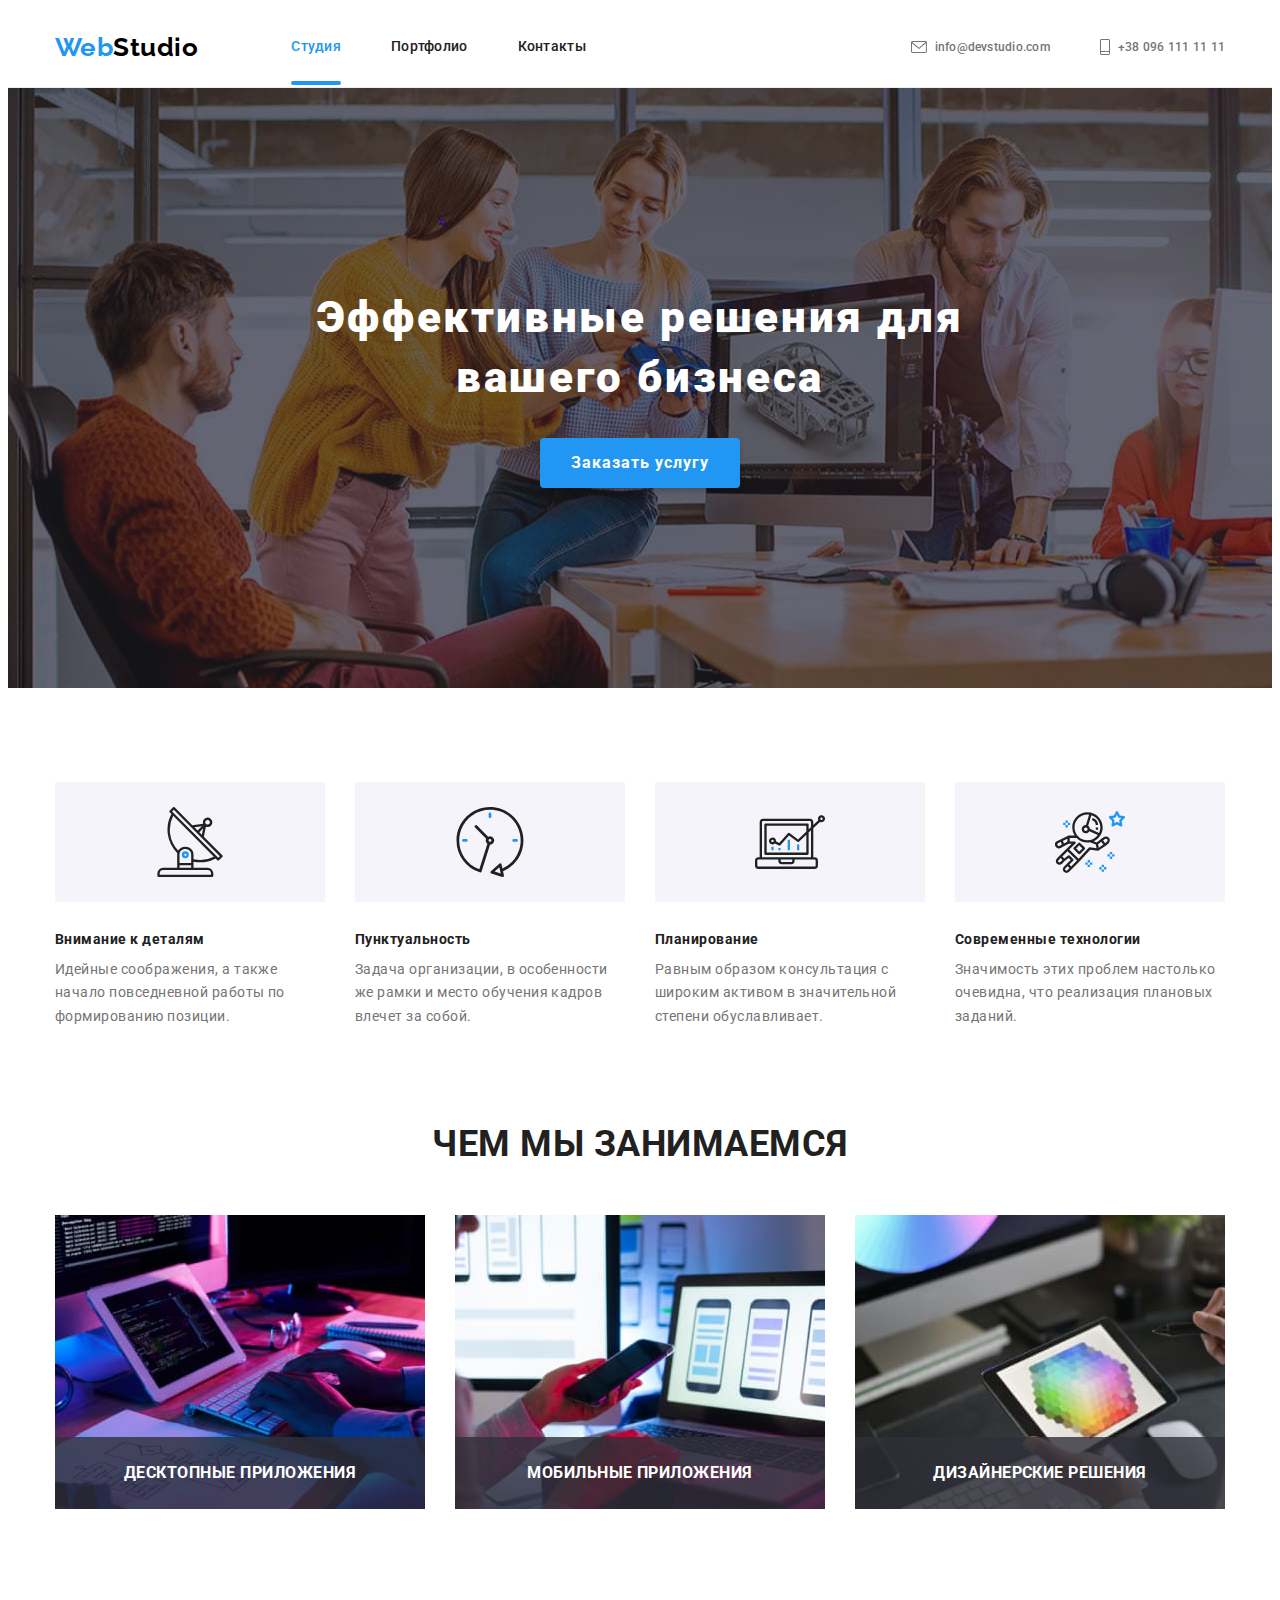
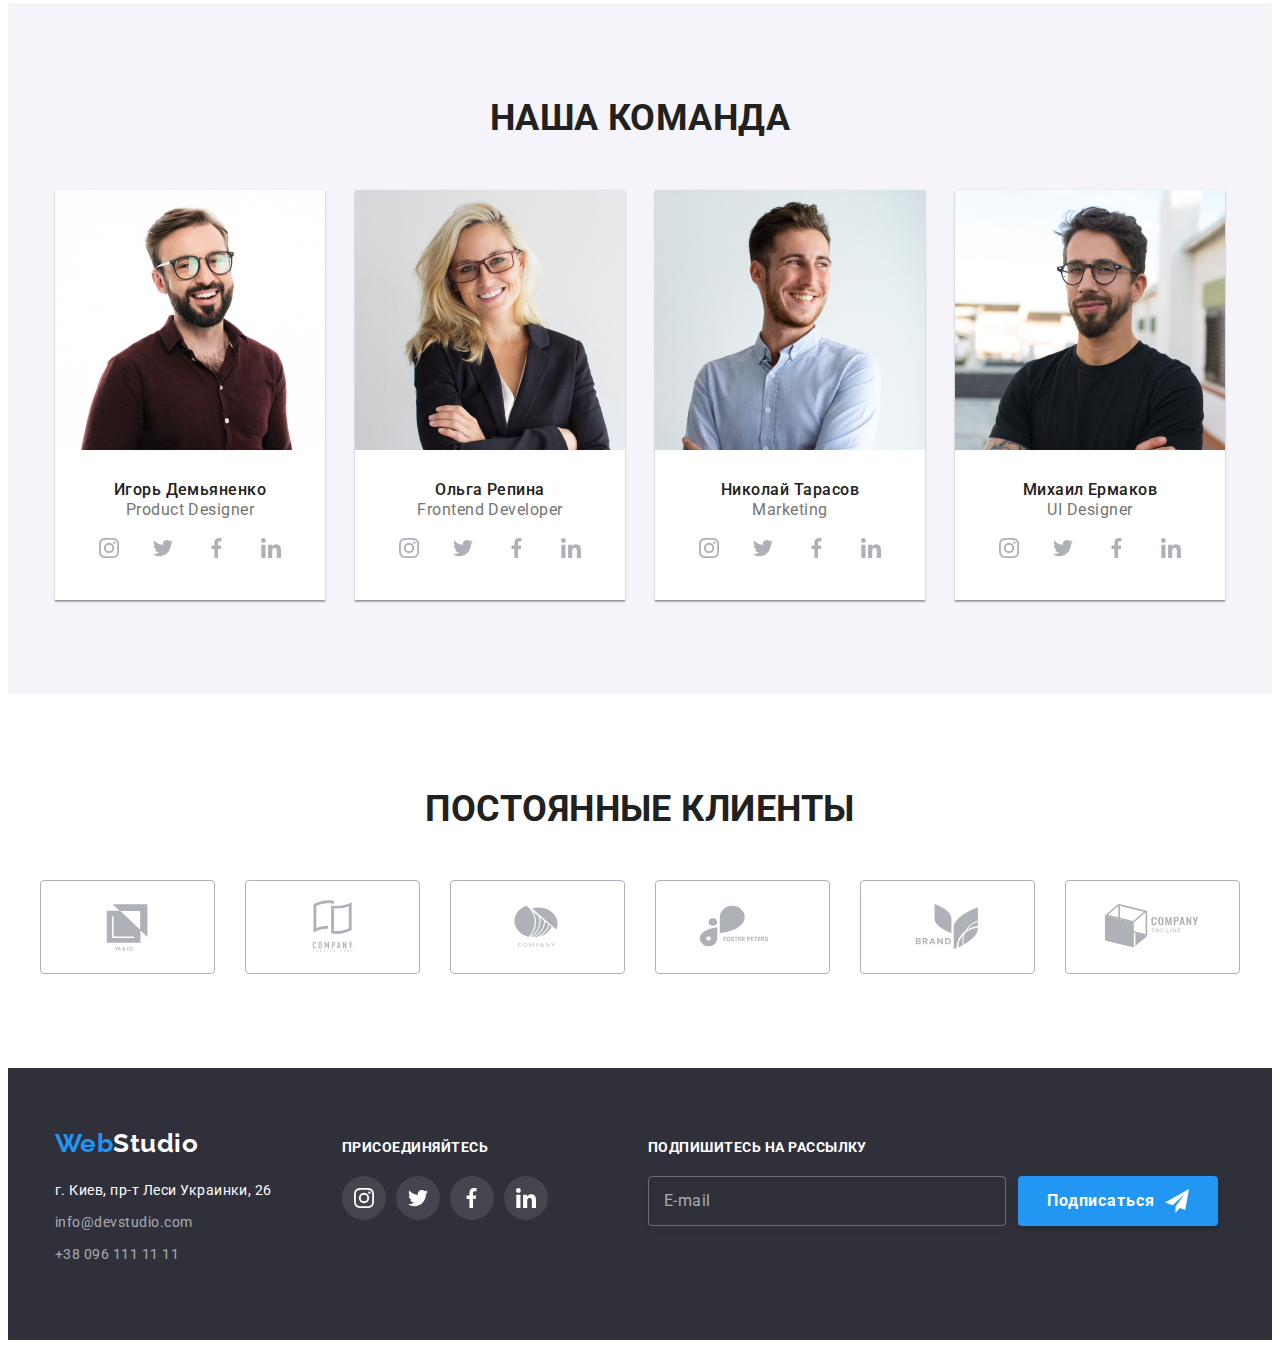
<file: index.html>
<!DOCTYPE html>
<html lang="ru">
  <head>
    <meta charset="UTF-8" />
    <meta http-equiv="X-UA-Compatible" content="IE=edge" />
    <meta name="viewport" content="width=device-width, initial-scale=1.0" />
    <title>Студия</title>
    <link rel="preconnect" href="https://fonts.gstatic.com" />
    <link
      href="https://fonts.googleapis.com/css2?family=Raleway:wght@700&family=Roboto:wght@400;500;700;900&display=swap"
      rel="stylesheet"
    />
    <link
      rel="stylesheet"
      href="https://cdnjs.cloudflare.com/ajax/libs/modern-normalize/1.0.0/modern-normalize.css"
      integrity="sha512-Zx6MlUMKSVJoQ+83OwhdILe8cSEsCzfqThJd7J/VA2UrK6Ctj85p+xzqfyuNXE5B1k25uUdmJ2OzItbBy9GHAQ=="
      crossorigin="anonymous"
    />
    <link rel="stylesheet" href="./css/main.min.css"/>
  </head>
  <body data-menu-page>
    <header class="page-header">
      <div class="page-header__container container">
        <a class="link logo page-header__logo" href="./" lang="en"
          >Web<span class="page-header__logo--color">Studio</span></a
        >
        <nav class="navigation">
          <ul class="list navigation__list">
            <li class="navigation__item">
              <a class="link navigation__link navigation__link--selected" href="./index.html">Студия</a>
            </li>
            <li class="navigation__item">
              <a class="link navigation__link" href="./portfolio.html">Портфолио</a>
            </li>
            <li class="navigation__item">
              <a class="link navigation__link" href="">Контакты</a>
            </li>
          </ul>
        </nav>
        <ul class="list contact__list">
          <li class="contact__item">
            <a
              class="link contact__link"
              href="mailto:info@devstudio.com"
            >
              <svg class="contact__icon-envelope icon" width="16" height="12">
                <use
                  href="./images/icons.svg#envelope"
                ></use>
              </svg>
                info@devstudio.com
            </a>
          </li>
          <li class="contact__item">
            <a
              class="link contact__link"
              href="tel:+380961111111"
            >
              <svg class="contact__icon-telephone icon" width="10" height="16">
                <use
                  href="./images/icons.svg#telephone"
                ></use>
              </svg>
              +38 096 111 11 11
            </a>
          </li>
        </ul>
        <button class="mobile-menu__btn-menu" type="button" data-menu-button>
          <svg class="btn-menu__icon icon" width="40" height="40">
            <use class="btn-menu__icon-close" href="./images/icons.svg#close"></use>           
            <use class="btn-menu__icon-menu" href="./images/icons.svg#menu"></use>
          </svg>
        </button>
      </div>
    </header>
      <div class="mobile-menu" data-menu>
        <ul class="list mobile-menu__mobile-navigation">
          <li class="mobile-navigation__item">
            <a class="link mobile-navigation__link mobile-navigation__link--selected" href="./index.html">Cтудия</a>
          </li>
          <li class="link mobile-navigation__item">
            <a class="link mobile-navigation__link" href="./portfolio.html">Портфолио</a>
          </li>
          <li class="link mobile-navigation__item">
            <a class="link mobile-navigation__link href="./">Контакты</a>
          </li>
        </ul>
        <ul class="list mobile-menu__mobile-contact">
          <li class="mobile-contact__item">
            <a
              class="link mobile-contact__link"
              href="tel:+380961111111"
            >
              +38 096 111 11 11
            </a>
          </li>                
          <li class="mobile-contact__item">
            <a
              class="link mobile-contact__link"
              href="mailto:info@devstudio.com"
            >
                info@devstudio.com
            </a>
          </li>
        </ul>   
        <ul class="list mobile-menu__social-links-menu">
          <li class="social-links-menu__item">
            <a class="link social-links-menu__link" href=""> 
              Instagram
            </a>
          </li>
          <li class="social-links-menu__item">
            <a class="link social-links-menu__link" href=""> 
              Twitter
            </a>
          </li>
          <li class="social-links-menu__item">
            <a class="link social-links-menu__link" href=""> 
              Facebook
            </a>
          </li>
          <li class="social-links-menu__item">
            <a class="link social-links-menu__link" href=""> 
              Linkedln
            </a>
          </li>
        </ul>
      </div>        
    <main>
      <!-- Рекламный банер -->
      <section class="banner">
        <div class="banner__container">
          <h1 class="banner__title">
            Эффективные решения для вашего бизнеса
          </h1>
          <button data-modal-open class="banner__btn-order" type="button">
            Заказать услугу
          </button>
        </div>
      </section>
      <!-- Наши преимущества -->
      <section class="advantages">
        <div class="advantages__container container">
          <h2 class="visually-hidden title__h2">Наши преимущества</h2>
          <ul class="list cards advantages__list">
            <li class="advantages__item">
              <div class="advantages__thumb">
                <svg  width="70" height="70">
                  <use
                    href="./images/icons.svg#antenna"
                  ></use>
                </svg>
              </div>
              <h3 class="advantages__caption">Внимание к деталям</h3>
              <p class="advantages__text">
                Идейные соображения, а также начало повседневной работы по
                формированию позиции.
              </p>
            </li>
            <li class="advantages__item">
              <div class="advantages__thumb">
                <svg  width="70" height="70">
                  <use
                    href="./images/icons.svg#clock"
                  ></use>
                </svg>
              </div>
              <h3 class="advantages__caption">Пунктуальность</h3>
              <p class="advantages__text">
                Задача организации, в особенности же рамки и место обучения
                кадров влечет за собой.
              </p>
            </li>
            <li class="advantages__item">
              <div class="advantages__thumb">
                <svg   width="70" height="70">
                  <use
                    href="./images/icons.svg#diagram"
                  ></use>
                </svg>
              </div>
              <h3 class="advantages__caption">Планирование</h3>
              <p class="advantages__text">
                Равным образом консультация с широким активом в значительной
                степени обуславливает.
              </p>
            </li>
            <li class="advantages__item">
              <div class="advantages__thumb">
                <svg   width="70" height="70">
                  <use
                    href="./images/icons.svg#astronaut"
                  ></use>
                </svg>
              </div>
              <h3 class="advantages__caption">Современные технологии</h3>
              <p class="advantages__text">
                Значимость этих проблем настолько очевидна, что реализация
                плановых заданий.
              </p>
            </li>
          </ul>
        </div>
      </section>
      <!-- Чем мы занимаемся -->
      <section class="working">
        <div class="working__container container">
          <h2 class="title__h2">Чем мы занимаемся</h2>
          <ul class="list cards">
            <li class="working__item">
              <div class="working__thumb">
                <h3>
                  Десктопные приложения
                </h3>
              </div>
                <img
                srcset="./images/desktop/programming-370.jpg 1x, ./images/desktop/programming-740@2x.jpg 2x"
                src="./images/desktop/programming-370.jpg" width="370" height="294"
                alt="Разработка десктопных приложений"
               />
            </li>
            <li class="working__item">
              <div class="working__thumb">
                <h3>Мобильные приложения</h3>
              </div>
              <img
                srcset="./images/desktop/application-370.jpg 1x, ./images/desktop/application-740@2x.jpg 2x"
                src="./images/desktop/application-370.jpg" width="370" height="294"
                alt="Разработка мобильных приложений"
               />
            </li>
            <li class="working__item">
              <div class="working__thumb">
                <h3>Дизайнерские решения</h3>
              </div>
              <img
                srcset="./images/desktop/design-370.jpg 1x, ./images/desktop/design-740@2x.jpg 2x"
                src="./images/desktop/design-370.jpg" width="370" height="294"
                alt="Разработка дизайна"
               />
            </li>
          </ul>
        </div>
      </section>
      <!-- Наша команда -->
      <section class="team">
        <div class="team__container container">
          <h2 class="title__h2">Наша команда</h2>
          <ul class="list cards">
            <li class="team__item">
              <picture>  
                <source
                  srcset="./images/desktop/product_designer-270.jpg 1x, ./images/desktop/product_designer-540@2x.jpg 2x"
                  media="(min-width: 1200px)"
                  type="image/jpeg"
                />
                <source
                  srcset="./images/tablet/product_designer-354.jpg 1x, ./images/tablet/product_designer-708@2x.jpg 2x"
                  media="(min-width: 768px)"
                  type="image/jpeg"
                />
                <source
                  srcset="./images/product_designer-450.jpg 1x, ./images/product_designer-900@2x.jpg 2x"
                  media="(max-width: 767.98px)"
                  type="image/jpeg"
                />
                <img src="./images/product_designer-450.jpg" alt="Игорь Демьяненко" />
              </picture>
            <div class="team__thumb">
                <h3 class="team__name">Игорь Демьяненко</h3>
                <p class="team__text" lang="en">Product Designer</p>
                <ul class="list social-links__list">
                  <li class="social-links__item">
                    <a class="link social-links__link" href="">
                      <svg class="social-links__icon icon" width="20" height="20">
                        <use
                          href="./images/icons.svg#instagram">
                        </use>
                      </svg>
                    </a>
                  </li>
                  <li class="social-links__item">
                    <a class="link social-links__link" href=""
                      ><svg class="social-links__icon icon"  width="20" height="20">
                        <use
                          href="./images/icons.svg#twitter">
                        </use>
                      </svg>
                    </a>
                  </li>
                  <li class="social-links__item">
                    <a class="link social-links__link" href=""
                      ><svg class="social-links__icon icon" width="20" height="20">
                        <use
                          href="./images/icons.svg#facebook">
                        </use>
                      </svg>
                      </a>
                  </li>
                  <li class="social-links__item">
                    <a class="link social-links__link" href=""
                      ><svg class="social-links__icon icon"  width="20" height="20">
                        <use
                          href="./images/icons.svg#linkedin">
                        </use>
                      </svg>
                    </a>
                  </li>
                </ul>
              </div>
            </li>
            <li class="team__item">
              <picture>
                <source
                  srcset="./images/desktop/frontend_developer-270.jpg 1x, ./images/desktop/frontend_developer-540@2x.jpg 2x"
                  media="(min-width: 1200px)"
                  type="image/jpeg"
                />
                <source
                  srcset="./images/tablet/frontend_developer-354.jpg 1x, ./images/tablet/frontend_developer-708@2x.jpg 2x"
                  media="(min-width: 768px)"
                  type="image/jpeg"
                />
                <source
                  srcset="./images/frontend_developer-450.jpg 1x, ./images/frontend_developer-900@2x.jpg 2x"
                  media="(max-width: 767.98px)"
                  type="image/jpeg"
                />
                <img src="./images/frontend_developer-450.jpg" alt="Ольга Репина" />
              </picture>              
              <div class="team__thumb">
                <h3 class="team__name">Ольга Репина</h3>
                <p class="team__text" lang="en">Frontend Developer</p>
                <ul class="list social-links__list">
                  <li class="social-links__item">
                    <a class="link social-links__link" href="">
                      <svg class="social-links__icon icon" width="20" height="20">
                        <use
                          href="./images/icons.svg#instagram">
                        </use>
                      </svg>
                    </a>
                  </li>
                  <li class="social-links__item">
                    <a class="link social-links__link" href="">
                      <svg class="social-links__icon icon"  width="20" height="20">
                        <use
                          href="./images/icons.svg#twitter">
                        </use>
                      </svg >
                    </a>
                  </li>
                  <li class="social-links__item">
                    <a class="link social-links__link" href="">
                      <svg class="social-links__icon icon" width="20" height="20">
                        <use
                          href="./images/icons.svg#facebook">
                        </use>
                      </svg>
                    </a>
                  </li>
                  <li class="social-links__item">
                    <a class="link social-links__link" href=""
                      ><svg class="social-links__icon icon"  width="20" height="20">
                        <use
                          href="./images/icons.svg#linkedin">
                        </use>
                      </svg>
                    </a>
                  </li>
                </ul>
              </div>
            </li>
            <li class="team__item">
              <picture>
                <source
                  srcset="./images/desktop/marketing-270.jpg 1x, ./images/desktop/marketing-540@2x.jpg 2x"
                  media="(min-width: 1200px)"
                  type="image/jpeg"
                />
                <source
                  srcset="./images/tablet/marketing-354.jpg 1x, ./images/tablet/marketing-708@2x.jpg 2x"
                  media="(min-width: 768px)"
                  type="image/jpeg"
                />
                <source
                  srcset="./images/marketing-450.jpg 1x, ./images/marketing-900@2x.jpg 2x"
                  media="(max-width: 767.98px)"
                  type="image/jpeg"
                />
                <img src="./images/marketing-450.jpg" alt="Николай Тарасов" />
              </picture>                      
              <div class="team__thumb">
                <h3 class="team__name">Николай Тарасов</h3>
                <p class="team__text" lang="en">Marketing</p>
                <ul class="list social-links__list">
                  <li class="social-links__item">
                    <a class="link social-links__link" href=""
                      ><svg class="social-links__icon icon" width="20" height="20">
                        <use
                          href="./images/icons.svg#instagram">
                        </use>
                        </svg>
                      </a>
                  </li>
                  <li class="social-links__item">
                    <a class="link social-links__link" href=""
                      ><svg class="social-links__icon icon"  width="20" height="20">
                        <use
                          href="./images/icons.svg#twitter">
                        </use>
                      </svg>
                    </a>
                  </li>
                  <li class="social-links__item">
                    <a class="link social-links__link" href="">
                      <svg class="social-links__icon icon" width="20" height="20">
                        <use
                          href="./images/icons.svg#facebook">
                        </use>
                      </svg>
                    </a>
                  </li>
                  <li class="social-links__item">
                    <a class="link social-links__link" href="">
                      <svg class="social-links__icon icon"  width="20" height="20">
                        <use
                          href="./images/icons.svg#linkedin">
                        </use>
                      </svg>
                    </a>
                  </li>
                </ul>
              </div>
            </li>
            <li class="team__item">
              <picture>
                <source
                  srcset="./images/desktop/ui_designer-270.jpg 1x, ./images/desktop/ui_designer-540@2x.jpg 2x"
                  media="(min-width: 1200px)"
                  type="image/jpeg"
                />
                <source
                  srcset="./images/tablet/ui_designer-354.jpg 1x, ./images/tablet/ui_designer-708@2x.jpg 2x"
                  media="(min-width: 768px)"
                  type="image/jpeg"
                />
                <source
                  srcset="./images/ui_designer-450.jpg 1x, ./images/ui_designer-900@2x.jpg 2x"
                  media="(max-width: 767.98px)"
                  type="image/jpeg"
                />
                <img src="./images/ui_designer-450.jpg" alt="Михаил Ермаков" />
              </picture>                      
              <div class="team__thumb">
                <h3 class="team__name">Михаил Ермаков</h3>
                <p class="team__text" lang="en">UI Designer</p>
                <ul class="list social-links__list">
                  <li class="social-links__item">
                    <a class="link social-links__link" href="">
                      <svg class="social-links__icon icon" width="20" height="20">
                        <use
                          href="./images/icons.svg#instagram">
                        </use>
                      </svg>
                    </a>
                  </li>
                  <li class="social-links__item">
                    <a class="link social-links__link" href="">
                      <svg class="social-links__icon icon"  width="20" height="20">
                        <use
                          href="./images/icons.svg#twitter">
                        </use>
                      </svg>
                    </a>
                  </li>
                  <li class="social-links__item">
                    <a class="link social-links__link" href="">
                      <svg class="social-links__icon icon" width="20" height="20">
                        <use
                          href="./images/icons.svg#facebook">
                        </use>
                      </svg>
                    </a>
                  </li>
                  <li class="social-links__item">
                    <a class="link social-links__link" href="">
                      <svg class="social-links__icon icon"  width="20" height="20">
                        <use
                          href="./images/icons.svg#linkedin">
                        </use>
                      </svg>
                    </a>
                  </li>
                </ul>
              </div>
            </li>
          </ul>
        </div>
      </section>

      <!-- Постоянные клиенты -->
      <section class="clients">
        <div class="clients__container container">
          <h2 class="title__h2">Постоянные клиенты</h2>
          <ul class="list cards">
            <li class="clients__item">
              <a class="link clients__link" href="">
                <svg class="clients__icon icon" width="106" height="60">
                  <use
                    href="./images/icons.svg#Logo"
                  ></use>
                </svg>
              </a>
            </li>
            <li class="clients__item">
              <a class="link clients__link" href="">
                <svg class="clients__icon icon" width="106" height="60">
                  <use
                    href="./images/icons.svg#Logo-1"
                  ></use>
                </svg>
              </a>
            </li>
            <li class="clients__item">
              <a class="link clients__link" href="">
                <svg class="clients__icon icon" width="106" height="60">
                  <use
                    href="./images/icons.svg#Logo-2"
                  ></use>
                </svg>
              </a>
            </li>
            <li class="clients__item">
              <a class="link clients__link" href="">
                <svg class="clients__icon icon" width="106" height="60">
                  <use
                    href="./images/icons.svg#Logo-3"
                  ></use>
                </svg>
              </a>
            </li>
            <li class="clients__item">
              <a class="link clients__link" href="">
                <svg class="clients__icon icon" width="106" height="60">
                  <use
                    href="./images/icons.svg#Logo-4"
                  ></use>
                </svg>
              </a>
            </li>
            <li class="clients__item">
              <a class="link clients__link" href="">
                <svg class="clients__icon icon" width="106" height="60">
                  <use
                    href="./images/icons.svg#Logo-5"
                  ></use>
                </svg>
              </a>
            </li>
          </ul>
        </div>
      </section>
    </main>
    <footer class="page-footer">
      <div class="page-footer__container container">
        <div class="page-footer__footer-contact">
          <a class="link logo footer-contact__logo" href="./index.html" lang="en"
            >Web<span class="footer-contact__logo--color">Studio</span></a
          >
          <address>
            <ul class="list footer-contact__list">
              <li class="footer-contact__item">
                <a
                  class="link footer-contact__map"
                  href="https://goo.gl/maps/H5AMoXvv3MAQ1Tp27"
                  target="_blank"
                  rel="noopener noreferrer"
                  >г. Киев, пр-т Леси Украинки, 26</a
                >
              </li>
              <li class="footer-contact__item">
                <a class="link footer-contact__link" href="mailto:info@devstudio.com"
                  >info@devstudio.com</a
                >
              </li>
              <li class="footer-contact__item">
                <a class="link footer-contact__link" href="tel:+380961111111">+38 096 111 11 11</a>
              </li>
            </ul>
          </address>
        </div>
        <div class="page-footer__join">
          <span class="page-footer__title">Присоединяйтесь</span>
          <ul class="list social-links__list">
            <li class="social-links__item">
              <a class="link social-links__link" href="">
                <svg class="social-links__icon icon" width="20" height="20">
                  <use
                    href="./images/icons.svg#instagram">
                  </use>
                  </svg>
                </a>
            </li>
            <li class="social-links__item">
              <a class="link social-links__link" href="">
                <svg class="social-links__icon icon"  width="20" height="20">
                  <use
                    href="./images/icons.svg#twitter">
                  </use>
                </svg>
              </a>
            </li>
            <li class="social-links__item">
              <a class="link social-links__link" href="" >
                <svg class="social-links__icon icon" width="20" height="20">
                  <use
                    href="./images/icons.svg#facebook">
                  </use>
                </svg>
              </a>
            </li>
            <li class="social-links__item">
              <a class="link social-links__link" href=""
                ><svg class="social-links__icon icon"  width="20" height="20">
                  <use
                    href="./images/icons.svg#linkedin">
                  </use>
                </svg>
              </a>
            </li>
          </ul>
        </div>
        <div class="page-footer__subscribe">
          <span class="page-footer__title">Подпишитесь на рассылку</span>
          <form class="subscribe__form">
            <label
              ><span class="subscribe__name-field subscribe__text">E-mail</span>
              <input
                type="email"
                name="subscribe"
                autocomplete="off"
                class="subscribe__field subscribe__text"
              />
            </label>
            <button type="submit" class="subscribe__btn-submit">
              Подписаться
              <svg class="subscribe__icon icon" width="24" height="24">
                <use
                  href="./images/icons.svg#send"
                ></use>
              </svg>
            </button>
          </form>
        </div>
      </div>
    </footer>

    <!-- модальное окно и подключение modal.js -->
    <div data-modal class="backdrop is-hidden">
      <div class="modal">
        <button data-modal-close class="modal__btn-close">
          <svg class="modal__icon icon-close" width="18" height="18">
            <use href="./images/icons.svg#close"></use>
          </svg>
        </button>
        <h1 class="modal__title">Оставьте свои данные, мы вам перезвоним</h1>
        <form>
          <ul class="list modal-form__list">
            <li class="modal-form__item">
              <label class="modal-form__label">
                Имя
                <input type="" name="name" autocomplete="off" class="modal-form__field"/>
                <svg class="modal-form__icon icon" width="18" height="18">
                  <use
                    href="./images/icons.svg#person"
                  ></use>
                </svg>
              </label>
            </li>
            <li class="modal-form__item">
              <label class="modal-form__label">
                Телефон
                <input type="tel" name="phone" autocomplete="off" class="modal-form__field" />
                <svg class="modal-form__icon icon" width="18" height="18">
                  <use
                    href="./images/icons.svg#phone"
                  ></use>
                </svg>
              </label">
            </li>
            <li class="modal-form__item">
              <label class="modal-form__label">
                Почта
                <input type="email" name="mail" autocomplete="off" class="modal-form__field" />
                <svg class="modal-form__icon icon" width="18" height="18">
                  <use
                    href="./images/icons.svg#email"
                  ></use>
                </svg>
              </label">
            </li>
            <li class="modal-form__item">
              <label>
                Комментарий  
                <textarea
                  name="comment"
                  placeholder="Введите текст"
                  class="modal-form__field modal-form__comment"
                ></textarea>
              </label>
            </li>
          </ul>
          <label class="checkbox__label">
            <input type="checkbox" name="sign" value="agreement" class="checkbox"/>
            <svg class="modal-form__icon icon checkbox__sign" width="16" height="15">
              <use href="./images/icons.svg#sign">
              </use>
            </svg>
            <span class="checkbox__custom"></span>
            Соглашаюсь с рассылкой и принимаю&nbsp;<a href="" class="link checkbox__link">Условия договора</a> 
          </label>
        </form>
        <button type="submit" class="modal__btn-submit">Отправить</button>
      </div>
    </div>
    <script src="./js/modal.js"></script>
    <script src="./js/mobile-menu.js"></script>
  </body>
</html>
</file>
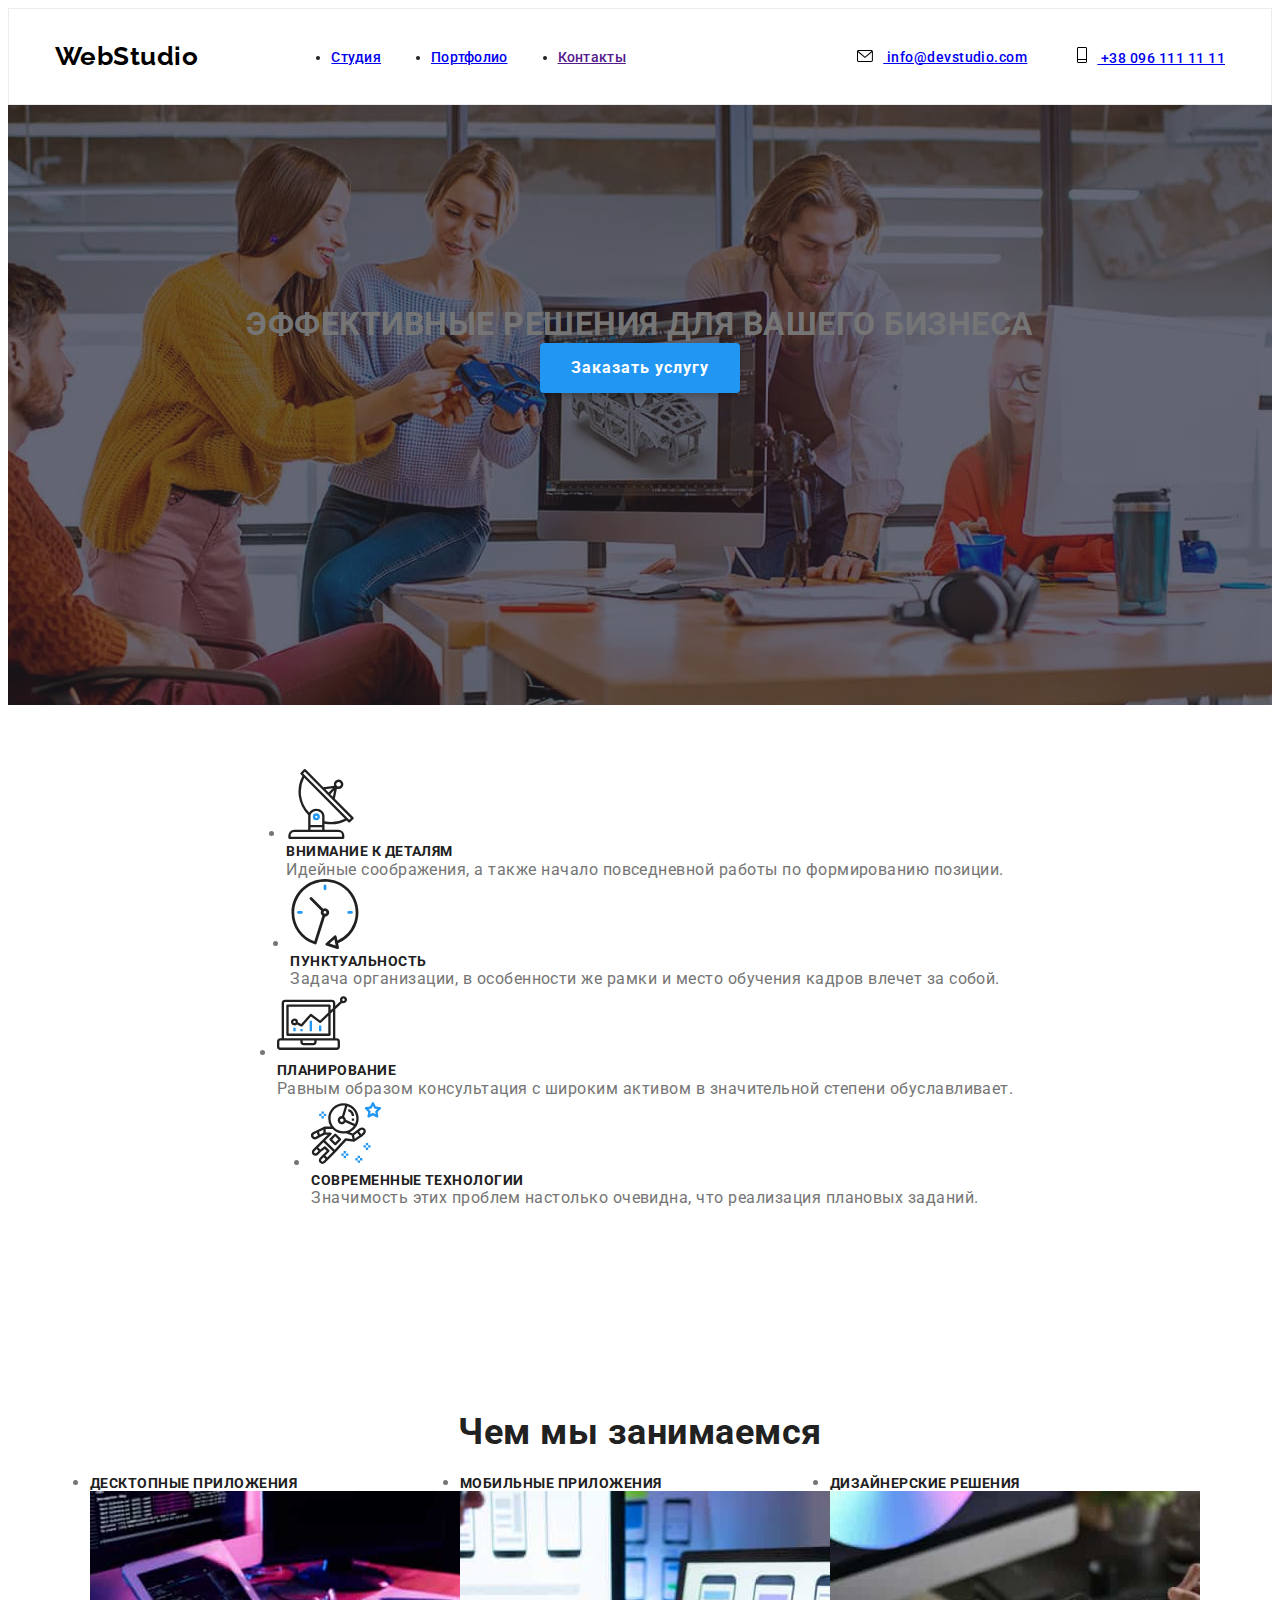
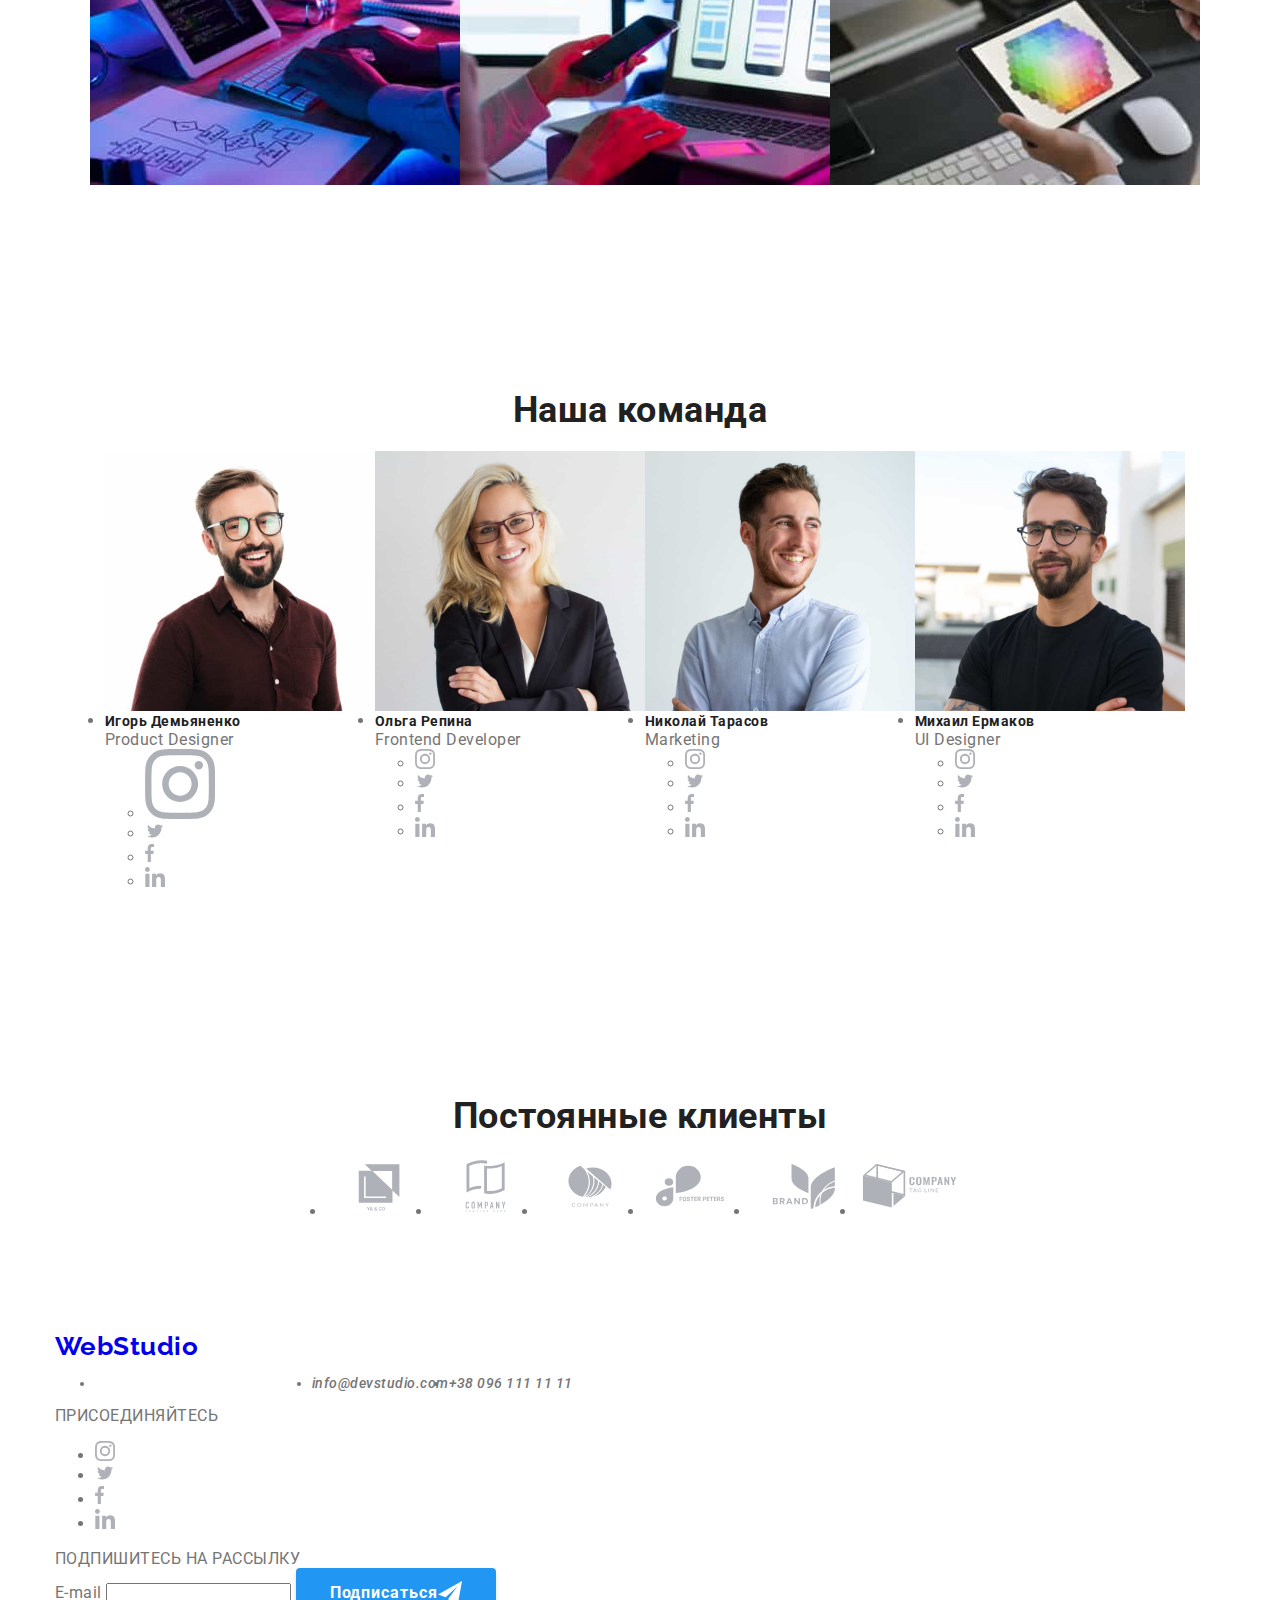
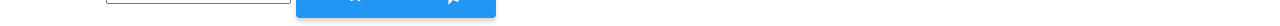
<file: index1.html>
<!DOCTYPE html>
<html lang="ru">
  <head>
    <meta charset="UTF-8" />
    <meta http-equiv="X-UA-Compatible" content="IE=edge" />
    <meta name="viewport" content="width=device-width, initial-scale=1.0" />
    <title>Студия</title>
    <link rel="preconnect" href="https://fonts.gstatic.com" />
    <link
      href="https://fonts.googleapis.com/css2?family=Raleway:wght@700&family=Roboto:wght@400;500;700;900&display=swap"
      rel="stylesheet"
    />
    <link
      rel="stylesheet"
      href="https://cdnjs.cloudflare.com/ajax/libs/modern-normalize/1.0.0/modern-normalize.css"
      integrity="sha512-Zx6MlUMKSVJoQ+83OwhdILe8cSEsCzfqThJd7J/VA2UrK6Ctj85p+xzqfyuNXE5B1k25uUdmJ2OzItbBy9GHAQ=="
      crossorigin="anonymous"
    />
    <link href="./css/styles.css" rel="stylesheet" />
  </head>
  <body>
    <header class="page-header">
      <div class="container page-header__container">
        <a class="logo page-header__logo" href="./" lang="en"
          ><span class="logo__text">Web</span>Studio</a
        >
        <nav>
          <ul class="lists navigation ">
            <li class="navigation__item">
              <a class="links page-header__link--active" href="./index.html">Студия</a>
            </li>
            <li class="navigation__item">
              <a class="links page-header__link--active" href="./portfolio.html">Портфолио</a>
            </li>
            <li class="navigation__item">
              <a class="links page-header__link--active" href="">Контакты</a>
            </li>
          </ul>
        </nav>
        <ul class="lists contact page-header__contact">
          <li class="contact__item">
            <a
              class="links link__communication icon__envelope"
              href="mailto:info@devstudio.com"
            >
              <svg class="icons  contact__icon icon__envelope--accent" width="16" height="12">
                <use
                  href="./images/icons.svg#envelope"
                ></use>
              </svg>
                info@devstudio.com
            </a>
          </li>
          <li class="contact__item">
            <a
              class="links link__communication icon__telephone"
              href="tel:+380961111111"
            >
              <svg class="icons contact__icon icon__telephone--accent" width="10" height="16">
                <use
                  href="./images/icons.svg#telephone"
                ></use>
              </svg>
              +38 096 111 11 11
            </a>
          </li>
        </ul>
      </div>
    </header>
    <main>
      <!-- Рекламный банер -->
      <section class="banner">
        <div class="container">
          <h1 class="banner-text upper-case">
            Эффективные решения для вашего бизнеса
          </h1>
          <button data-modal-open class="btn-accent" type="button">
            Заказать услугу
          </button>
        </div>
      </section>
      <!-- Наши преимущества -->
      <section class="section advantages">
        <div class="container">
          <h2 class="studio-title-h2 visually-hidden">Наши преимущества</h2>
          <ul class="cards lists">
            <li class="cards-item">
              <div class="advantages-cards-block">
                <svg  width="70" height="70">
                  <use
                    href="./images/icons.svg#antenna"
                  ></use>
                </svg>
              </div>
              <h3 class="studio-title-h3 upper-case">Внимание к деталям</h3>
              <p class="advantages-text">
                Идейные соображения, а также начало повседневной работы по
                формированию позиции.
              </p>
            </li>
            <li class="cards-item">
              <div class="advantages-cards-block">
                <svg  width="70" height="70">
                  <use
                    href="./images/icons.svg#clock"
                  ></use>
                </svg>
              </div>
              <h3 class="studio-title-h3 upper-case">Пунктуальность</h3>
              <p class="advantages-text">
                Задача организации, в особенности же рамки и место обучения
                кадров влечет за собой.
              </p>
            </li>
            <li class="cards-item">
              <div class="advantages-cards-block">
                <svg   width="70" height="70">
                  <use
                    href="./images/icons.svg#diagram"
                  ></use>
                </svg>
              </div>
              <h3 class="studio-title-h3 upper-case">Планирование</h3>
              <p class="advantages-text">
                Равным образом консультация с широким активом в значительной
                степени обуславливает.
              </p>
            </li>
            <li class="cards-item">
              <div class="advantages-cards-block">
                <svg   width="70" height="70">
                  <use
                    href="./images/icons.svg#astronaut"
                  ></use>
                </svg>
              </div>
              <h3 class="studio-title-h3 upper-case">Современные технологии</h3>
              <p class="advantages-text">
                Значимость этих проблем настолько очевидна, что реализация
                плановых заданий.
              </p>
            </li>
          </ul>
        </div>
      </section>
      <!-- Чем мы занимаемся -->
      <section class="section working">
        <div class="container">
          <h2 class="studio-title-h2">Чем мы занимаемся</h2>
          <ul class="cards lists">
            <li class="cards-item">
              <div class="working-thumb">
                <h3 class="studio-title-h3 upper-case">
                  Десктопные приложения
                </h3>
              </div>
              <img
                src="./images/programming.jpg"
                width="370"
                height="294"
                alt="Разработка десктопных приложений"
              />
            </li>
            <li class="cards-item">
              <div class="working-thumb">
                <h3 class="studio-title-h3 upper-case">Мобильные приложения</h3>
              </div>
              <img
                src="./images/application.jpg"
                width="370"
                height="294"
                alt="Разработка мобильных приложений"
              />
            </li>
            <li class="cards-item">
              <div class="working-thumb">
                <h3 class="studio-title-h3 upper-case">Дизайнерские решения</h3>
              </div>
              <img
                src="./images/design.jpg"
                width="370"
                height="294"
                alt="Разработка дизайна"
              />
            </li>
          </ul>
        </div>
      </section>
      <!-- Наша команда -->
      <section class="section team">
        <div class="container">
          <h2 class="studio-title-h2">Наша команда</h2>
          <ul class="cards lists">
            <li class="cards-item">
              <img
                src="./images/product_designer.jpg"
                width="270"
                height="260"
                alt="Игорь Демьяненко"
              />
              <div class="team-content">
                <h3 class="studio-title-h3 team-title">Игорь Демьяненко</h3>
                <p class="team-text" lang="en">Product Designer</p>
                <ul class="block-icons lists">
                  <li class="block-social-link">
                    <a class="social-link link" href=""
                      ><svg class="icon instagram" width="70" height="70">
                        <use
                          href="./images/icons.svg#instagram"
                        ></use></svg
                    ></a>
                  </li>
                  <li class="block-social-link">
                    <a class="social-link link" href=""
                      ><svg class="icon twitter"  width="20" height="16">
                        <use
                          href="./images/icons.svg#twitter"
                        ></use></svg
                    ></a>
                  </li>
                  <li class="block-social-link">
                    <a class="social-link link" href=""
                      ><svg class="icon facebook" width="10" height="20">
                        <use
                          href="./images/icons.svg#facebook"
                        ></use></svg
                    ></a>
                  </li>
                  <li class="block-social-link">
                    <a class="social-link link" href=""
                      ><svg class="icon linkedin"  width="20" height="20">
                        <use
                          href="./images/icons.svg#linkedin"
                        ></use></svg
                    ></a>
                  </li>
                </ul>
              </div>
            </li>
            <li class="cards-item">
              <img
                src="./images/frontend_developer.jpg"
                width="270"
                height="260"
                alt="Ольга Репина"
              />
              <div class="team-content">
                <h3 class="studio-title-h3 team-title">Ольга Репина</h3>
                <p class="team-text" lang="en">Frontend Developer</p>
                <ul class="block-icons lists">
                  <li class="block-social-link">
                    <a class="social-link link" href=""
                      ><svg class="icon instagram"  width="20" height="20">
                        <use
                          href="./images/icons.svg#instagram"
                        ></use></svg
                    ></a>
                  </li>
                  <li class="block-social-link">
                    <a class="social-link link" href=""
                      ><svg class="icon twitter" width="20" height="16">
                        <use
                          href="./images/icons.svg#twitter"
                          ></use></svg
                    ></a>
                  </li>
                  <li class="block-social-link">
                    <a class="social-link link" href=""
                      ><svg class="icon facebook" width="10" height="20">
                        <use
                          href="./images/icons.svg#facebook"
                          ></use></svg
                    ></a>
                  </li>
                  <li class="block-social-link">
                    <a class="social-link link" href=""
                      ><svg class="icon linkedin" width="20" height="20">
                        <use
                          href="./images/icons.svg#linkedin"
                        ></use></svg
                    ></a>
                  </li>
                </ul>
              </div>
            </li>
            <li class="cards-item">
              <img
                src="./images/marketing.jpg"
                width="270"
                height="260"
                alt="Николай Тарасов "
              />
              <div class="team-content">
                <h3 class="studio-title-h3 team-title">Николай Тарасов</h3>
                <p class="team-text" lang="en">Marketing</p>
                <ul class="block-icons lists">
                  <li class="block-social-link">
                    <a class="social-link link" href=""
                      ><svg class="icon instagram" width="20" height="20">
                        <use
                          href="./images/icons.svg#instagram"
                        ></use></svg
                    ></a>
                  </li>
                  <li class="block-social-link">
                    <a class="social-link link" href=""
                      ><svg class="icon twitter" width="20" height="16">
                        <use
                          href="./images/icons.svg#twitter"
                        ></use></svg
                    ></a>
                  </li>
                  <li class="block-social-link">
                    <a class="social-link link" href=""
                      ><svg class="icon facebook" width="10" height="20">
                        <use
                          href="./images/icons.svg#facebook"
                        ></use></svg
                    ></a>
                  </li>
                  <li class="block-social-link">
                    <a class="social-link link" href=""
                      ><svg class="icon linkedin" width="20" height="20">
                        <use
                          href="./images/icons.svg#linkedin"
                        ></use></svg
                    ></a>
                  </li>
                </ul>
              </div>
            </li>
            <li class="cards-item">
              <img
                src="./images/ui_designer.jpg"
                width="270"
                height="260"
                alt="Михаил Ермаков"
              />
              <div class="team-content">
                <h3 class="studio-title-h3 team-title">Михаил Ермаков</h3>
                <p class="team-text" lang="en">UI Designer</p>

                <ul class="block-icons lists">
                  <li class="block-social-link">
                    <a class="social-link link" href=""
                      ><svg class="icon instagram" width="20" height="20">
                        <use
                          href="./images/icons.svg#instagram"
                        ></use></svg
                    ></a>
                  </li>
                  <li class="block-social-link">
                    <a class="social-link link" href=""
                      ><svg class="icon twitter" width="20" height="16">
                        <use
                          href="./images/icons.svg#twitter"
                        ></use></svg
                    ></a>
                  </li>
                  <li class="block-social-link">
                    <a class="social-link link" href=""
                      ><svg class="icon facebook" width="10" height="20">
                        <use
                          href="./images/icons.svg#facebook"
                        ></use></svg
                    ></a>
                  </li>
                  <li class="block-social-link">
                    <a class="social-link link" href=""
                      ><svg class="icon linkedin" width="20" height="20">
                        <use
                          href="./images/icons.svg#linkedin"
                        ></use></svg
                    ></a>
                  </li>
                </ul>
              </div>
            </li>
          </ul>
        </div>
      </section>

      <!-- Постоянные клиенты -->
      <section class="section clients">
        <div class="container">
          <h2 class="studio-title-h2">Постоянные клиенты</h2>
          <ul class="cards lists">
            <li class="cards-item">
              <a class="clients-link link" href="">
                <svg class="clients-icon icon" width="106" height="60">
                  <use
                    href="./images/icons.svg#Logo"
                  ></use>
                </svg>
              </a>
            </li>
            <li class="cards-item">
              <a class="clients-link link" href="">
                <svg class="clients-icon icon" width="106" height="60">
                  <use
                    href="./images/icons.svg#Logo-1"
                  ></use>
                </svg>
              </a>
            </li>
            <li class="cards-item">
              <a class="clients-link link" href="">
                <svg class="clients-icon icon" width="106" height="60">
                  <use
                    href="./images/icons.svg#Logo-2"
                  ></use>
                </svg>
              </a>
            </li>
            <li class="cards-item">
              <a class="clients-link link" href="">
                <svg class="clients-icon icon" width="106" height="60">
                  <use
                    href="./images/icons.svg#Logo-3"
                  ></use>
                </svg>
              </a>
            </li>
            <li class="cards-item">
              <a class="clients-link link" href="">
                <svg class="clients-icon icon" width="106" height="60">
                  <use
                    href="./images/icons.svg#Logo-4"
                  ></use>
                </svg>
              </a>
            </li>
            <li class="cards-item">
              <a class="clients-link link" href="">
                <svg class="clients-icon icon" width="106" height="60">
                  <use
                    href="./images/icons.svg#Logo-5"
                  ></use>
                </svg>
              </a>
            </li>
          </ul>
        </div>
      </section>
    </main>
    <footer class="foot">
      <div class="container">
        <div>
          <a class="logo foot-logo" href="./index.html" lang="en"
            ><span class="logo-text">Web</span>Studio</a
          >
          <address>
            <ul class="lists contact foot-contact">
              <li class="foot-contact-item">
                <a
                  class="link contact-map"
                  href="https://goo.gl/maps/H5AMoXvv3MAQ1Tp27"
                  target="_blank"
                  rel="noopener noreferrer"
                  >г. Киев, пр-т Леси Украинки, 26</a
                >
              </li>
              <li class="foot-contact-item">
                <a class="link" href="mailto:info@devstudio.com"
                  >info@devstudio.com</a
                >
              </li>
              <li class="foot-contact-item">
                <a class="link" href="tel:+380961111111">+38 096 111 11 11</a>
              </li>
            </ul>
          </address>
        </div>
        <div class="foot-block-join">
          <span class="upper-case foot-title">Присоединяйтесь</span>
          <ul class="block-icons lists">
            <li class="block-social-link">
              <a class="social-link link" href=""
                ><svg class="icon instagram" width="20" height="20">
                  <use
                    href="./images/icons.svg#instagram"
                  ></use></svg
              ></a>
            </li>
            <li class="block-social-link">
              <a class="social-link link" href=""
                ><svg class="icon twitter" width="20" height="16">
                  <use
                    href="./images/icons.svg#twitter"
                  ></use></svg
              ></a>
            </li>
            <li class="block-social-link">
              <a class="social-link link" href=""
                ><svg class="icon facebook" width="10" height="20">
                  <use
                    href="./images/icons.svg#facebook"
                  ></use></svg
              ></a>
            </li>
            <li class="block-social-link">
              <a class="social-link link" href=""
                ><svg class="icon linkedin" width="20" height="20">
                  <use
                    href="./images/icons.svg#linkedin"
                  ></use></svg
              ></a>
            </li>
          </ul>
        </div>
        <div class="subscribe-block">
          <span class="upper-case foot-title">Подпишитесь на рассылку</span>
          <form class="subscribe-form">
            <label
              ><span class="subscribe-label subscribe-field-text">E-mail</span>
              <input
                type="email"
                name="subscribe"
                autocomplete="off"
                class="subscribe-field subscribe-field-text"
              />
            </label>
            <button type="submit" class="btn-accent">
              Подписаться
              <svg class="icon icon-send" width="24" height="24">
                <use
                  href="./images/icons.svg#send"
                ></use>
              </svg>
            </button>
          </form>
        </div>
      </div>
    </footer>

    <!-- модальное окно и подключение modal.js -->
    <div data-modal class="backdrop is-hidden">
      <div class="modal">
        <button data-modal-close class="modal-btn">
          <svg class="icon icon-close" width="18" height="18">
            <use href="./images/icons.svg#close"></use>
          </svg>
        </button>
        <h1 class="modal-title">Оставьте свои данные, мы вам перезвоним</h1>
        <form>
          <ul class="lists modal-list modal-text">
            <li class="modal-form-list">
              <label class="modal-form-label">
                Имя
                <input type="" name="name" autocomplete="off" class="modal-field"/>
                <svg class="icon modal-form-icon" width="18" height="18">
                  <use
                    href="./images/icons.svg#person"
                  ></use>
                </svg>
              </label>
            </li>
            <li class="modal-form-list">
              <label class="modal-form-label">
                Телефон
                <input type="tel" name="phone" autocomplete="off" class="modal-field" />
                <svg class="icon modal-form-icon" width="18" height="18">
                  <use
                    href="./images/icons.svg#phone"
                  ></use>
                </svg>
              </label">
            </li>
            <li class="modal-form-list">
              <label class="modal-form-label">
                Почта
                <input type="email" name="mail" autocomplete="off" class="modal-field" />
                <svg class="icon modal-form-icon" width="18" height="18">
                  <use
                    href="./images/icons.svg#email"
                  ></use>
                </svg>
              </label">
            </li>
            <li class="modal-form-list">
              <label>
                Комментарий  
                <textarea
                  name="comment"
                  placeholder="Введите текст"
                  class="modal-field modal-field-comment"
                ></textarea>
              </label>
            </li>
          </ul>
          <label class="modal-label-checkbox">
    <input type="checkbox" name="sign" value="agreement" class="modal-checkbox"/>
    <svg class="icon modal-form-icon-sign" width="16" height="15">
      <use href="./images/icons.svg#sign">
      </use>
    </svg>
    <span class="modal-form-checkbox-custom"></span>
    Соглашаюсь с рассылкой и принимаю <a href="" class="link modal-link-agreement">Условия договора</a> 
  </label>
        </form>
        <button type="submit" class="btn-accent">Отправить</button>
      </div>
    </div>
    <script src="./js/modal.js"></script>
  </body>
</html>
</file>
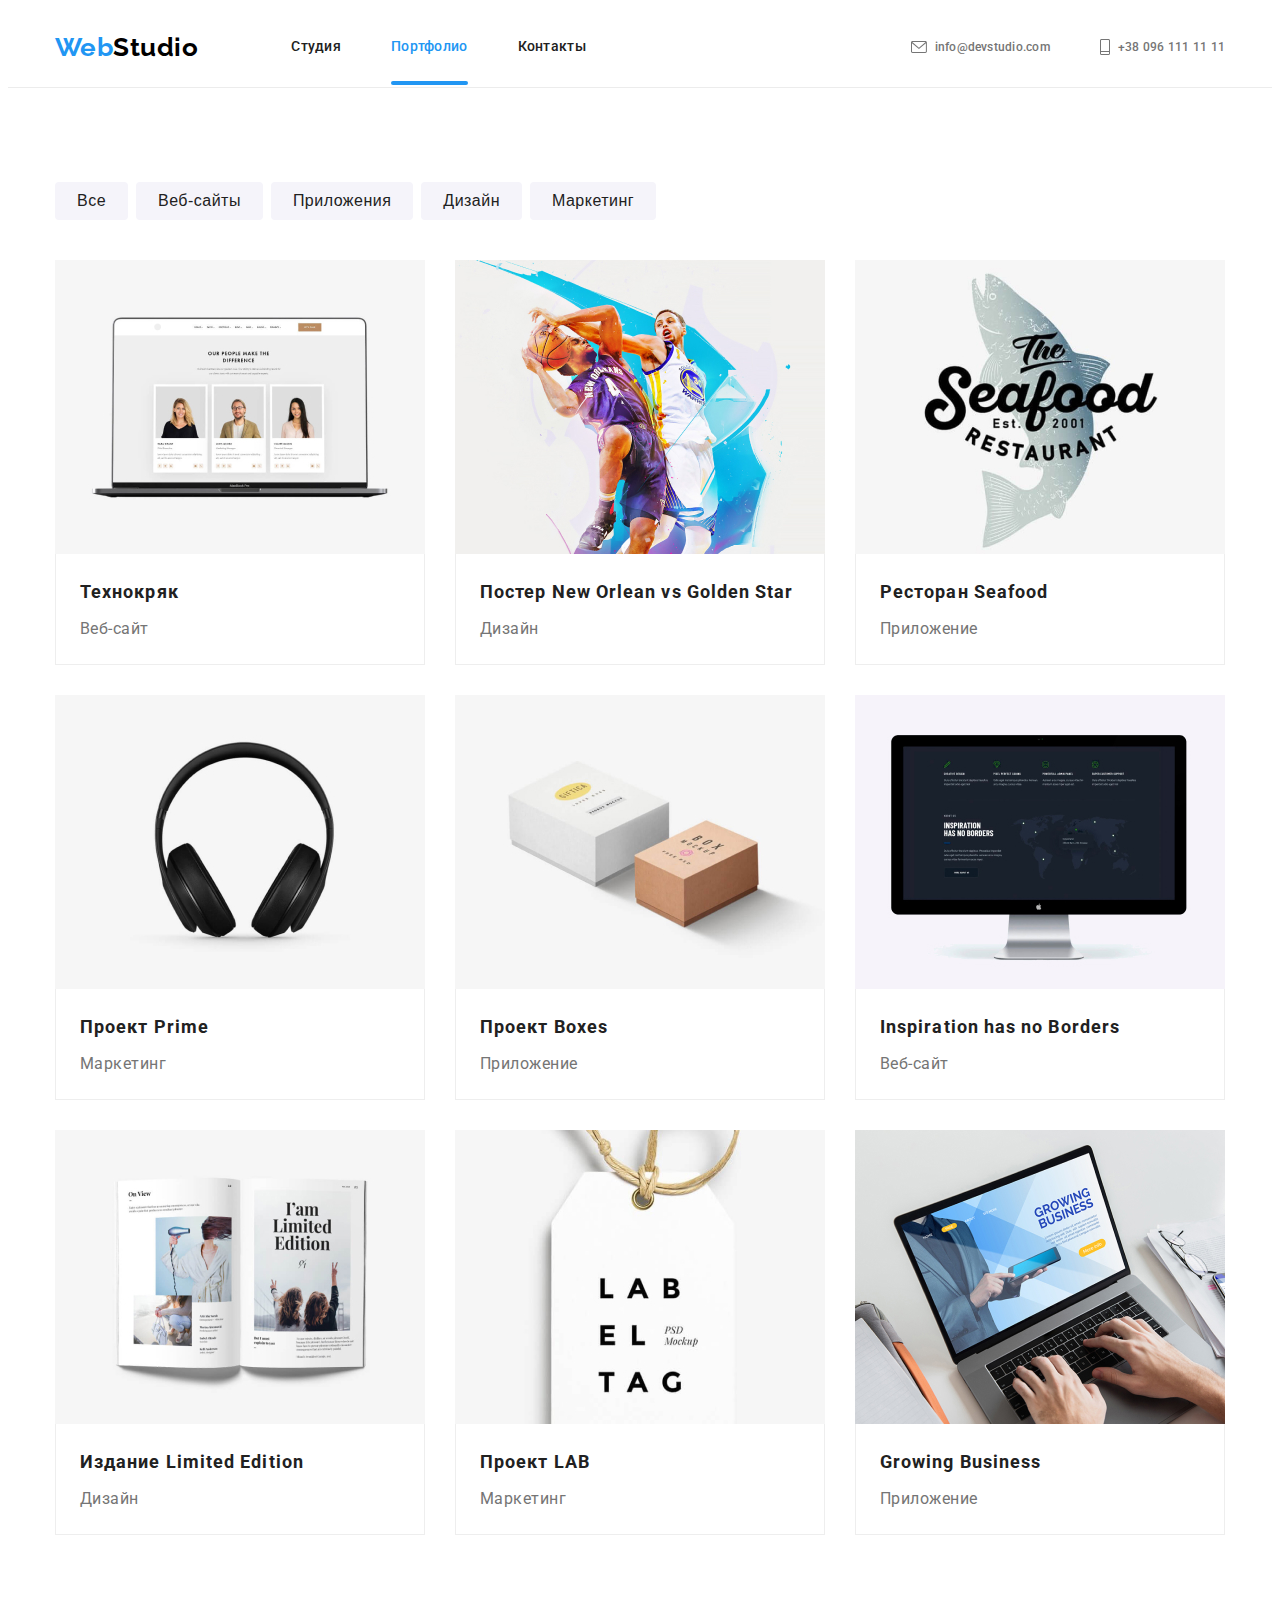
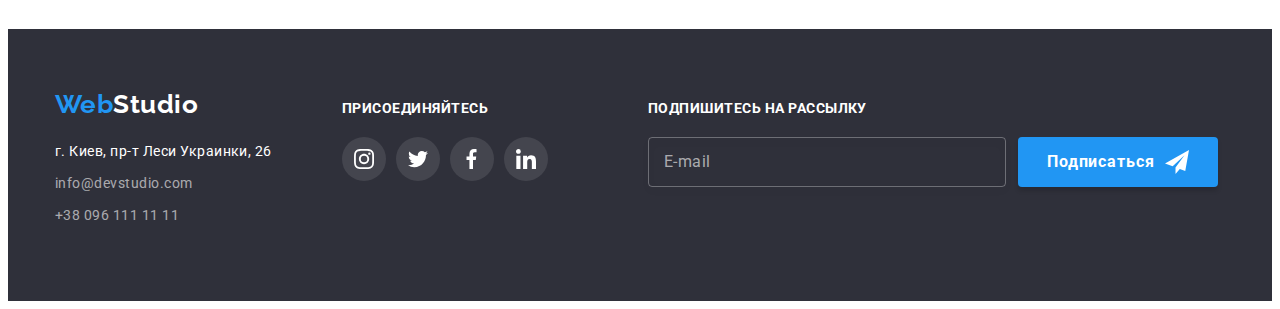
<file: portfolio.html>
<!DOCTYPE html>
<html lang="ru">
  <head>
    <meta charset="UTF-8" />
    <meta http-equiv="X-UA-Compatible" content="IE=edge" />
    <meta name="viewport" content="width=device-width, initial-scale=1.0" />
    <title>Портфолио</title>
    <link rel="preconnect" href="https://fonts.gstatic.com" />
    <link
      href="https://fonts.googleapis.com/css2?family=Raleway:wght@700&family=Roboto:wght@400;500;700;900&display=swap"
      rel="stylesheet"
    />
    <link
      rel="stylesheet"
      href="https://cdnjs.cloudflare.com/ajax/libs/modern-normalize/1.0.0/modern-normalize.css"
      integrity="sha512-Zx6MlUMKSVJoQ+83OwhdILe8cSEsCzfqThJd7J/VA2UrK6Ctj85p+xzqfyuNXE5B1k25uUdmJ2OzItbBy9GHAQ=="
      crossorigin="anonymous"
    />
    <link rel="stylesheet" href="./css/main.min.css" />
  </head>
  <body>
    <header class="page-header">
      <div class="page-header__container container">
        <a class="link logo page-header__logo" href="./" lang="en"
          >Web<span class="page-header__logo--color">Studio</span></a
        >
        <nav class="navigation">
          <ul class="list navigation__list">
            <li class="navigation__item">
              <a class="link navigation__link" href="./index.html">Студия</a>
            </li>
            <li class="navigation__item">
              <a class="link navigation__link navigation__link--selected" href="./portfolio.html">Портфолио</a>
            </li>
            <li class="navigation__item">
              <a class="link navigation__link" href="">Контакты</a>
            </li>
          </ul>
        </nav>
        <ul class="list contact__list">
          <li class="contact__item">
            <a
              class="link contact__link"
              href="mailto:info@devstudio.com"
            >
              <svg class="contact__icon-envelope icon" width="16" height="12">
                <use
                  href="./images/icons.svg#envelope"
                ></use>
              </svg>
                info@devstudio.com
            </a>
          </li>
          <li class="contact__item">
            <a
              class="link contact__link"
              href="tel:+380961111111"
            >
              <svg class="contact__icon-telephone icon" width="10" height="16">
                <use
                  href="./images/icons.svg#telephone"
                ></use>
              </svg>
              +38 096 111 11 11
            </a>
          </li>
        </ul>
        <button class="mobile-menu__btn-menu" type="button" data-menu-button>
          <svg class="btn-menu__icon icon" width="40" height="40">
            <use class="btn-menu__icon-menu" href="./images/icons.svg#menu"></use>
            <use class="btn-menu__icon-close" href="./images/icons.svg#close"></use>
          </svg>
        </button>
      </div>
    </header>
      <div class="mobile-menu" data-menu>
        <ul class="list mobile-menu__mobile-navigation">
          <li class="mobile-navigation__item">
            <a class="link mobile-navigation__link mobile-navigation__link--selected" href="./index.html">Cтудия</a>
          </li>
          <li class="link mobile-navigation__item">
            <a class="link mobile-navigation__link href="./portfolio.html">Портфолио</a>
          </li>
          <li class="link mobile-navigation__item">
            <a class="link mobile-navigation__link href="./">Контакты</a>
          </li>
        </ul>
        <ul class="list mobile-menu__mobile-contact">
          <li class="mobile-contact__item">
            <a
              class="link mobile-contact__link"
              href="tel:+380961111111"
            >
              +38 096 111 11 11
            </a>
          </li>                
          <li class="mobile-contact__item">
            <a
              class="link mobile-contact__link"
              href="mailto:info@devstudio.com"
            >
                info@devstudio.com
            </a>
          </li>
        </ul>   
        <ul class="list mobile-menu__social-links-menu">
          <li class="social-links-menu__item">
            <a class="link social-links-menu__link" href=""> 
              Instagram
            </a>
          </li>
          <li class="social-links-menu__item">
            <a class="link social-links-menu__link" href=""> 
              Twitter
            </a>
          </li>
          <li class="social-links-menu__item">
            <a class="link social-links-menu__link" href=""> 
              Facebook
            </a>
          </li>
          <li class="social-links-menu__item">
            <a class="link social-links-menu__link" href=""> 
              Linkedln
            </a>
          </li>
        </ul>
      </div>        
    <main>
      <section class="portfolio">
        <div class="portfolio__container container">
          <h1 class="visually-hidden">Портфолио</h1>
          <!-- фильтр -->
          <ul class="list filtr__list">
            <li class="filtr__item">
              <button class="filtr__btn" type="button">Все</button>
            </li>
            <li class="filtr__item">
              <button class="filtr__btn" type="button">Веб-сайты</button>
            </li>
            <li class="filtr__item">
              <button class="filtr__btn" type="button">Приложения</button>
            </li>
            <li class="filtr__item">
              <button class="filtr__btn" type="button">Дизайн</button>
            </li>
            <li class="filtr__item">
              <button class="filtr__btn" type="button">Маркетинг</button>
            </li>
          </ul>
          <!-- Содержимое -->
          <ul class="list portfolio__list cards">
            <li class="portfolio__item">
              <a class="link portfolio__link" href="">
                <div class="portfolio__block-card">
                  <div class="portfolio__block-img">
                    <picture>
                      <source
                        srcset="./images/desktop/portfolio/Tehnokryak-370.jpg 1x, ./images/desktop/portfolio/Tehnokryak-740@2x.jpg 2x"
                        media="(min-width: 1200px)"
                        type="image/jpeg"
                      />
                      <source
                        srcset="./images/tablet/portfolio/Tehnokryak-354.jpg 1x, ./images/tablet/portfolio/Tehnokryak-708@2x.jpg 2x"
                        media="(min-width: 768px)"
                        type="image/jpeg"
                      />
                      <source
                        srcset="./images/portfolio/Tehnokryak-450.jpg 1x, ./images/portfolio/Tehnokryak-900@2x.jpg 2x"
                        media="(max-width: 767.98px)"
                        type="image/jpeg"
                      />
                      <img src="./images/portfolio/Tehnokryak-450.jpg" width="450" alt="Фотографии людей" />
                    </picture>                    
                    <div class="portfolio__slider">
                      <p>
                        Технокряк это современная площадка распространения
                        коронавируса. Компании используют эту платформу для
                        цифрового шпионажа и атак на защищённые сервера
                        конкурентов.
                      </p>
                    </div>
                  </div>
                  <div class="portfolio__thumb">
                    <h2 class="portfolio__title">Технокряк</h2>
                    <p class="portfolio__category">Веб-сайт</p>
                  </div>
                </div>
              </a>
            </li>
            <li class="portfolio__item">
              <a class="link portfolio__link" href="">
                <div class="portfolio__block-card">
                  <div class="portfolio__block-img">
                    <picture>
                      <source
                        srcset="./images/desktop/portfolio/poster_New_Orlean_vs_Golden_Star-370.jpg 1x, ./images/desktop/portfolio/poster_New_Orlean_vs_Golden_Star-740@2x.jpg 2x"
                        media="(min-width: 1200px)"
                        type="image/jpeg"
                      />
                      <source
                        srcset="./images/tablet/portfolio/poster_New_Orlean_vs_Golden_Star-354.jpg 1x, ./images/tablet/portfolio/poster_New_Orlean_vs_Golden_Star-708@2x.jpg 2x"
                        media="(min-width: 768px)"
                        type="image/jpeg"
                      />
                      <source
                        srcset="./images/portfolio/poster_New_Orlean_vs_Golden_Star-450.jpg 1x, ./images/portfolio/poster_New_Orlean_vs_Golden_Star-900@2x.jpg 2x"
                        media="(max-width: 767.98px)"
                        type="image/jpeg"
                      />
                      <img src="./images/portfolio/poster_New_Orlean_vs_Golden_Star-450.jpg" width="450" alt="Два баскетбольных игрока борются за мяч" />
                    </picture>     
                    <div class="portfolio__slider">
                      <p></p>
                    </div>                                         
                  </div>              
                  <div class="portfolio__thumb">
                    <h2 class="portfolio__title">
                      Постер <span lang="en">New Orlean vs Golden Star</span>
                    </h2>
                  <p class="portfolio__category">Дизайн</p>
                  </div>
                </div>
              </a>
            </li>
            <li class="portfolio__item">
              <a class="link portfolio__link" href=""
                ><div class="portfolio__block-card">
                  <div class="portfolio__block-img">
                    <picture>
                      <source
                        srcset="./images/desktop/portfolio/restaurant_Seafood-370.jpg 1x, ./images/desktop/portfolio/restaurant_Seafood-740@2x.jpg 2x"
                        media="(min-width: 1200px)"
                        type="image/jpeg"
                      />
                      <source
                        srcset="./images/tablet/portfolio/restaurant_Seafood-354.jpg 1x, ./images/tablet/portfolio/restaurant_Seafood-708@2x.jpg 2x"
                        media="(min-width: 768px)"
                        type="image/jpeg"
                      />
                      <source
                        srcset="./images/portfolio/restaurant_Seafood-450.jpg 1x, ./images/portfolio/restaurant_Seafood-900@2x.jpg 2x"
                        media="(max-width: 767.98px)"
                        type="image/jpeg"
                      />
                      <img src="./images/portfolio/restaurant_Seafood-450.jpg" width="450" alt="Логотип ресторана" />
                    </picture>                         
                    <div class="portfolio__slider">
                      <p></p>
                    </div>
                  </div>
                  <div class="portfolio__thumb">
                    <h2 class="portfolio__title">
                      Ресторан <span lang="en">Seafood</span>
                    </h2>
                    <p class="portfolio__category">Приложение</p>
                  </div>
                </div>
              </a>
            </li>
            <li class="portfolio__item">
              <a class="link portfolio__link" href=""
                ><div class="portfolio__block-card">
                  <div class="portfolio__block-img">
                    <picture>
                      <source
                        srcset="./images/desktop/portfolio/project_Prime-370.jpg 1x, ./images/desktop/portfolio/project_Prime-740@2x.jpg 2x"
                        media="(min-width: 1200px)"
                        type="image/jpeg"
                      />
                      <source
                        srcset="./images/tablet/portfolio/project_Prime-354.jpg 1x, ./images/tablet/portfolio/project_Prime-708@2x.jpg 2x"
                        media="(min-width: 768px)"
                        type="image/jpeg"
                      />
                      <source
                        srcset="./images/portfolio/project_Prime-450.jpg 1x, ./images/portfolio/project_Prime-900@2x.jpg 2x"
                        media="(max-width: 767.98px)"
                        type="image/jpeg"
                      />
                      <img src="./images/portfolio/project_Prime-450.jpg" width="450" alt="Изображены наушники" />
                    </picture>                     
                    <div class="portfolio__slider">
                      <p></p>
                    </div>
                  </div>
                  <div class="portfolio__thumb">
                    <h2 class="portfolio__title">
                      Проект <span lang="en">Prime</span>
                    </h2>
                    <p class="portfolio__category">Маркетинг</p>
                  </div>
                </div>
              </a>
            </li>
            <li class="portfolio__item">
              <a class="link portfolio__link" href=""
                ><div class="portfolio__block-card">
                  <div class="portfolio__block-img">
                    <picture>
                      <source
                        srcset="./images/desktop/portfolio/project_Boxes-370.jpg 1x, ./images/desktop/portfolio/project_Boxes-740@2x.jpg 2x"
                        media="(min-width: 1200px)"
                        type="image/jpeg"
                      />
                      <source
                        srcset="./images/tablet/portfolio/project_Boxes-354.jpg 1x, ./images/tablet/portfolio/project_Boxes-708@2x.jpg 2x"
                        media="(min-width: 768px)"
                        type="image/jpeg"
                      />
                      <source
                        srcset="./images/portfolio/project_Boxes-450.jpg 1x, ./images/portfolio/project_Boxes-900@2x.jpg 2x"
                        media="(max-width: 767.98px)"
                        type="image/jpeg"
                      />
                      <img src="./images/portfolio/project_Boxes-450.jpg" width="450" alt="Изображены две коробки" />
                    </picture>   
                    <div class="portfolio__slider">
                      <p></p>
                    </div>
                  </div>
                  <div class="portfolio__thumb">
                    <h2 class="portfolio__title">
                      Проект <span lang="en">Boxes</span>
                    </h2>
                    <p class="portfolio__category">Приложение</p>
                  </div>
                </div>
              </a>
            </li>
            <li class="portfolio__item">
              <a class="link portfolio__link" href=""
                ><div class="portfolio__block-card">
                  <div class="portfolio__block-img">
                    <picture>
                      <source
                        srcset="./images/desktop/portfolio/Inspiration_has_no_Borders-370.jpg 1x, ./images/desktop/portfolio/Inspiration_has_no_Borders-740@2x.jpg 2x"
                        media="(min-width: 1200px)"
                        type="image/jpeg"
                      />
                      <source
                        srcset="./images/tablet/portfolio/Inspiration_has_no_Borders-354.jpg 1x, ./images/tablet/portfolio/Inspiration_has_no_Borders-708@2x.jpg 2x"
                        media="(min-width: 768px)"
                        type="image/jpeg"
                      />
                      <source
                        srcset="./images/portfolio/Inspiration_has_no_Borders-450.jpg 1x, ./images/portfolio/Inspiration_has_no_Borders-900@2x.jpg 2x"
                        media="(max-width: 767.98px)"
                        type="image/jpeg"
                      />
                      <img src="./images/portfolio/Inspiration_has_no_Borders-450.jpg" width="450" alt="Изображение монитора с открытым сайтом на экране" />
                    </picture>                       
                    <div class="portfolio__slider">
                      <p></p>
                    </div>
                  </div>
                  <div class="portfolio__thumb">
                    <h2 class="portfolio__title" lang="en">
                      Inspiration has no Borders
                    </h2>
                    <p class="portfolio__category">Веб-сайт</p>
                  </div>
                </div>
              </a>
            </li>
            <li class="portfolio__item">
              <a class="link portfolio__link" href=""
                ><div class="portfolio__block-card">
                  <div class="portfolio__block-img">
                    <picture>
                      <source
                        srcset="./images/desktop/portfolio/publication_Limited_Edition-370.jpg 1x, ./images/desktop/portfolio/publication_Limited_Edition-740@2x.jpg 2x"
                        media="(min-width: 1200px)"
                        type="image/jpeg"
                      />
                      <source
                        srcset="./images/tablet/portfolio/publication_Limited_Edition-354.jpg 1x, ./images/tablet/portfolio/publication_Limited_Edition-708@2x.jpg 2x"
                        media="(min-width: 768px)"
                        type="image/jpeg"
                      />
                      <source
                        srcset="./images/portfolio/publication_Limited_Edition-450.jpg 1x, ./images/portfolio/publication_Limited_Edition-900@2x.jpg 2x"
                        media="(max-width: 767.98px)"
                        type="image/jpeg"
                      />
                      <img src="./images/portfolio/publication_Limited_Edition-450.jpg" width="450" alt="Изображение каталога" />
                    </picture>                       
                    <div class="portfolio__slider">
                      <p></p>
                    </div>
                  </div>
                  <div class="portfolio__thumb">
                    <h2 class="portfolio__title">
                      Издание <span lang="en">Limited Edition</span>
                    </h2>
                    <p class="portfolio__category">Дизайн</p>
                  </div>
                </div>
              </a>
            </li>
            <li class="portfolio__item">
              <a class="link portfolio__link" href="">
                <div class="portfolio__block-card">
                  <div class="portfolio__block-img">
                    <picture>
                      <source
                        srcset="./images/desktop/portfolio/project_LAB-370.jpg 1x, ./images/desktop/portfolio/project_LAB-740@2x.jpg 2x"
                        media="(min-width: 1200px)"
                        type="image/jpeg"
                      />
                      <source
                        srcset="./images/tablet/portfolio/project_LAB-354.jpg 1x, ./images/tablet/portfolio/project_LAB-708@2x.jpg 2x"
                        media="(min-width: 768px)"
                        type="image/jpeg"
                      />
                      <source
                        srcset="./images/portfolio/project_LAB-450.jpg 1x, ./images/portfolio/project_LAB-900@2x.jpg 2x"
                        media="(max-width: 767.98px)"
                        type="image/jpeg"
                      />
                      <img src="./images/portfolio/project_LAB-450.jpg" width="450" alt="Избражена бирка с названием проекта" />
                    </picture>                       
                    <div class="portfolio__slider">
                      <p></p>
                    </div>
                  </div>
                  <div class="portfolio__thumb">
                    <h2 class="portfolio__title">
                      Проект <span lang="en">LAB</span>
                    </h2>
                    <p class="portfolio__category">Маркетинг</p>
                  </div>
                </div>
              </a>
            </li>
            <li class="portfolio__item">
              <a class="link portfolio__link" href="">
                <div class="portfolio__block-card">
                  <div class="portfolio__block-img">
                    <picture>
                      <source
                        srcset="./images/desktop/portfolio/Growing_Business-370.jpg 1x, ./images/desktop/portfolio/Growing_Business-740@2x.jpg 2x"
                        media="(min-width: 1200px)"
                        type="image/jpeg"
                      />
                      <source
                        srcset="./images/tablet/portfolio/Growing_Business-354.jpg 1x, ./images/tablet/portfolio/Growing_Business-708@2x.jpg 2x"
                        media="(min-width: 768px)"
                        type="image/jpeg"
                      />
                      <source
                        srcset="./images/portfolio/Growing_Business-450.jpg 1x, ./images/portfolio/Growing_Business-900@2x.jpg 2x"
                        media="(max-width: 767.98px)"
                        type="image/jpeg"
                      />
                      <img src="./images/portfolio/Growing_Business-450.jpg" width="450" alt="Изображен ноутбук, а на экране открыт сайт компании" />
                    </picture>                       
                    <div class="portfolio__slider">
                      <p></p>
                    </div>
                  </div>
                  <div class="portfolio__thumb">
                    <h2 class="portfolio__title" lang="en">Growing Business</h2>
                    <p class="portfolio__category">Приложение</p>
                  </div>
                </div>
              </a>
            </li>
          </ul>
        </div>
      </section>
    </main>
    <footer class="page-footer">
      <div class="page-footer__container container">
        <div class="page-footer__footer-contact">
          <a class="link logo footer-contact__logo" href="./index.html" lang="en"
            >Web<span class="footer-contact__logo--color">Studio</span></a
          >
          <address>
            <ul class="list footer-contact__list">
              <li class="footer-contact__item">
                <a
                  class="link footer-contact__map"
                  href="https://goo.gl/maps/H5AMoXvv3MAQ1Tp27"
                  target="_blank"
                  rel="noopener noreferrer"
                  >г. Киев, пр-т Леси Украинки, 26</a
                >
              </li>
              <li class="footer-contact__item">
                <a class="link footer-contact__link" href="mailto:info@devstudio.com"
                  >info@devstudio.com</a
                >
              </li>
              <li class="footer-contact__item">
                <a class="link footer-contact__link" href="tel:+380961111111">+38 096 111 11 11</a>
              </li>
            </ul>
          </address>
        </div>
        <div class="page-footer__join">
          <span class="page-footer__title">Присоединяйтесь</span>
          <ul class="list social-links__list">
            <li class="social-links__item">
              <a class="link social-links__link" href="">
                <svg class="social-links__icon icon" width="20" height="20">
                  <use
                    href="./images/icons.svg#instagram">
                  </use>
                  </svg>
                </a>
            </li>
            <li class="social-links__item">
              <a class="link social-links__link" href="">
                <svg class="social-links__icon icon"  width="20" height="20">
                  <use
                    href="./images/icons.svg#twitter">
                  </use>
                </svg>
              </a>
            </li>
            <li class="social-links__item">
              <a class="link social-links__link" href="" >
                <svg class="social-links__icon icon" width="20" height="20">
                  <use
                    href="./images/icons.svg#facebook">
                  </use>
                </svg>
              </a>
            </li>
            <li class="social-links__item">
              <a class="link social-links__link" href=""
                ><svg class="social-links__icon icon"  width="20" height="20">
                  <use
                    href="./images/icons.svg#linkedin">
                  </use>
                </svg>
              </a>
            </li>
          </ul>
        </div>
        <div class="page-footer__subscribe">
          <span class="page-footer__title">Подпишитесь на рассылку</span>
          <form class="subscribe__form">
            <label
              ><span class="subscribe__name-field subscribe__text">E-mail</span>
              <input
                type="email"
                name="subscribe"
                autocomplete="off"
                class="subscribe__field subscribe__text"
              />
            </label>
            <button type="submit" class="subscribe__btn-submit">
              Подписаться
              <svg class="subscribe__icon icon" width="24" height="24">
                <use
                  href="./images/icons.svg#send"
                ></use>
              </svg>
            </button>
          </form>
        </div>
      </div>
    </footer>
    <script src="./js/mobile-menu.js"></script>
  </body>
</html>
</file>
<file: css/styles.css>
:root {
  --timing-function: cubic-bezier(0.4, 0, 0.2, 1);
  --duration: 250ms;
  --primary-text-color: #757575;
  --title-text-color: #212121;
  --accent-color: #2196f3;
  --bg-primary-color: #ffffff;
  --bg-secondary-color: #2f303a;
  --bg-btn-filtr: #f5f4fa;
}

html {
  box-sizing: border-box;
}

*,
*::after,
*::before {
  box-sizing: inherit;
}

body {
  font-family: 'Roboto', 'arial', sans-serif;
  letter-spacing: 0.03em;
  color: var(--primary-text-color);
}

h1,
h2,
h3,
h4,
h5,
h6,
p {
  margin-top: 0;
  margin-bottom: 0;
}

img {
  display: block;
  max-width: 100%;
  height: auto;
}

/* Общие классы */

.list {
  padding-left: 0;
  margin: 0;
  list-style: none;
  font-style: normal;
}

.link {
  text-decoration: none;
  color: inherit;
  transition: color var(--duration) var(--timing-function);
}

.container {
  width: 1200px;
  margin: 0 auto;
  padding: 0 15px;
}

.upper-case {
  text-transform: uppercase;
}

.btn-common:focus,
.btn-common:hover {
  color: var(--accent-color);
}

.btn-common {
  padding: 6px 22px;
  min-height: 38px;
  font-weight: 500;
  font-size: 16px;
  line-height: 1.62;
  letter-spacing: 0.03em;
  cursor: pointer;
  color: var(--title-text-color);
  border: none;
  border-radius: 4px;
  transition: color var(--duration) var(--timing-function);
  background-color: var(--bg-btn-filtr);
}

.btn-accent {
  display: inline-flex;
  align-items: center;
  justify-content: center;
  padding: 10px 0;
  width: 200px;
  height: 50px;
  font-family: Roboto;
  font-weight: 700;
  font-size: 16px;
  line-height: 1.87;
  letter-spacing: 0.06em;
  cursor: pointer;
  color: #ffffff;
  background-color: var(--accent-color);
  box-shadow: 0px 4px 4px rgba(0, 0, 0, 0.15);
  border: none;
  border-radius: 4px;
}

.active-menu {
  position: relative;
  color: var(--accent-color);
}
.active-menu::after {
  position: absolute;
  top: 100%;
  left: 0;
  content: '';
  width: 100%;
  height: 4px;
  background-color: var(--accent-color);
  border-radius: 2px;
}

.visually-hidden {
  position: absolute !important;
  clip: rect(1px 1px 1px 1px);
  clip: rect(1px, 1px, 1px, 1px);
  padding: 0 !important;
  border: 0 !important;
  height: 1px !important;
  width: 1px !important;
  overflow: hidden;
}

.section {
  padding-top: 94px;
  padding-bottom: 94px;
}

.icon {
  fill: currentColor;
  color: #afb1b8;
  transition: color var(--duration) var(--timing-function);
}

/* --------------------------------------------------------------------------------------------------- */
/* ---Хедер и футер--- */
/* ---Хедер--- */
.page-header {
  border: 1px solid #ececec;
  background-color: #ffffff;
}

.page-header__container {
  display: flex;
  padding-top: 24px;
  padding-bottom: 24px;
  align-items: center;
}

/* ---Общие классы для лого--- */
.logo {
  font-family: 'Raleway', sans-serif;
  font-weight: 700;
  font-size: 26px;
  line-height: 1.17;
  text-decoration: none;
}

.logo--color {
  color: var(--accent-color);
}

/* ---Лого--- */
.page-header__logo {
  margin-right: 93px;
  color: #000000;
}

.page-footer__logo {
  display: block;
  margin-bottom: 20px;
  color: #ffffff;
}

/* ---Навигация--- */
.navigation {
  display: flex;
  font-weight: 500;
  font-size: 14px;
  line-height: 1.17;
  letter-spacing: 0.02em;
  color: var(--title-text-color);
}

.navigation__item--padding {
  padding: 28px 0;
}

.navigation__item:not(:last-child) {
  margin-right: 50px;
}

/* ---Контакты шапка--- */
.contact {
  display: flex;
  margin-left: auto;
  font-size: 14px;
  font-weight: 500;
  line-height: 1.17;
}

.contact__item {
  display: flex;
  align-items: center;
}

.contact__item:not(:last-child) {
  margin-right: 50px;
}

.contact__link {
  display: flex;
  align-items: center;
}

.contact__link:hover,
.contact__link:focus {
  color: var(--accent-color);
}

.contact__icon {
  color: #757575;
  margin-right: 10px;
}

.icon__envelope:hover .icon__envelope--accent,
.icon__envelope:focus .icon__envelope--accent {
  color: var(--accent-color);
}

.icon__telephone:hover .icon__telephone--accent,
.icon__telephone:focus .icon__telephone--accent {
  color: var(--accent-color);
}
/* ---Контакты футер--- */
.footer-contact {
  display: flex;
  flex-direction: column;
  font-weight: 400;
  line-height: 1.71;
  color: rgba(255, 255, 255, 0, 6);
}

.footer-contact__item:not(:last-child) {
  margin-bottom: 9px;
}

.contact-map {
  color: #ffffff;
}

/* ---Футер--- */
.page-footer {
  padding: 60px 0;
  background-color: var(--bg-secondary-color);
}

.page-footer .container {
  display: flex;
  align-items: baseline;
}

.page-footer__title {
  font-weight: bold;
  font-size: 14px;
  line-height: 16px;
  letter-spacing: 1.14;
  color: #ffffff;
}

.page-footer .icon {
  color: #ffffff;
}

/*  ---Блок присоединяйтесь--- */
.page-footer__join {
  flex-basis: 206px;
  margin-left: 70px;
}

.page-footer .social-links {
  margin-top: 20px;
}

.page-footer .social-links__item {
  background-color: rgba(255, 255, 255, 0.1);
  border-radius: 50%;
}

/*  ---Блок подпишитесь на рассылку--- */
.page-footer__subscribe {
  flex-basis: 570px;
  margin-left: 93px;
}

.subscribe__form {
  position: relative;
  margin-top: 20px;
}

.subscribe__field {
  padding-left: 79px;
  width: 358px;
  height: 50px;
  background: transparent;
  border: 1px solid rgba(255, 255, 255, 0.3);
  box-sizing: border-box;
  filter: drop-shadow(0px 4px 4px rgba(0, 0, 0, 0.15));
  border-radius: 4px;
  outline: none;
}

.subscribe__label {
  position: absolute;
  top: 0;
  left: 0;
  transform: translate(16px, 15px);
}

.subscribe__text {
  font-size: 16px;
  line-height: 1.25;
  color: rgba(255, 255, 255, 0.6);
}

.icon__send--position {
  margin-left: 10px;
}

/* ---------------------------------------------------------------------------------------------- */
/* ---Страница студия--- */
/* ---Баннер--- */
.banner {
  display: flex;
  padding: 200px 0;
  margin: 0 auto;
  text-align: center;
  max-width: 1600px;
  height: 600px;
  background-image: linear-gradient(
      to right,
      rgba(47, 48, 58, 0.4),
      rgba(47, 48, 58, 0.4)
    ),
    url('../images/banner.jpg');
  background-position: center;
  background-size: cover;
  background-color: var(--bg-secondary-color);
}

.banner__slogan {
  max-width: 696px;
  margin: 0 auto;
  font-weight: 900;
  font-size: 44px;
  line-height: 1.36;
  letter-spacing: 0.06em;
  color: #ffffff;
}

.banner__btn-accent {
  margin-top: 30px;
}

/* ---Общее для секций--- */

.studio-title-h2 {
  margin-bottom: 50px;
  font-size: 36px;
  line-height: 1.17;
  text-align: center;
  color: var(--title-text-color);
}

.studio-title-h3 {
  font-size: 14px;
  line-height: 1.17;
  color: var(--title-text-color);
}

.cards {
  display: flex;
  flex-wrap: wrap;
  justify-content: center;
  margin-top: -30px;
  margin-left: -30px;
}

.cards__item {
  margin-top: 30px;
  margin-left: 30px;
  flex-basis: calc((100% - 90px) / 3);
}

/* ---Наши преимущества--- */
.section-advantages {
  padding-bottom: 0px;
}

.section-advantages__cards--position {
  flex-basis: calc((100% - 120px) / 4);
}

.section-advantages__cards--thumb {
  padding: 25px 0;
  margin-bottom: 30px;
  max-width: 270px;
  text-align: center;
  background-color: var(--bg-btn-filtr);
}

.section-advantages__cards-text {
  margin-top: 10px;
  font-size: 14px;
  line-height: 1.71;
}

/* ---Чем мы занимаемся--- */
.cards__item--position {
  position: relative;
}

.section-working__thumb {
  position: absolute;
  left: 0;
  bottom: 0;
  padding: 27px 0;
  width: 100%;
  text-align: center;
  color: #ffffff;
  background-color: rgba(47, 48, 58, 0.8);
}

.section-working__studio-title-h3--color {
  color: #ffffff;
}

/* ---Наша команда--- */
.section-team {
  background-color: #f5f4fa;
}

.section-team .cards__item {
  flex-basis: calc((100% - 120px) / 4);
  box-shadow: 0px 1px 3px rgba(0, 0, 0, 0.12), 0px 1px 1px rgba(0, 0, 0, 0.14),
    0px 2px 1px rgba(0, 0, 0, 0.2);
  border-radius: 0px 0px 4px 4px;
  background-color: #ffffff;
}

.section-team__title {
  margin-bottom: 10px;
  text-align: center;
  font-weight: 500;
  font-size: 16px;
}

.section-team__text {
  margin-bottom: 16px;
  text-align: center;
  font-size: 16px;
  line-height: 1.17;
}

.section-team--content-position {
  padding: 30px 32px;
}

.social-links {
  display: flex;
  margin: 0 auto;
}

.social-links__item:not(:last-child) {
  margin-right: 10px;
}

.social-links__link {
  display: inline-flex;
  align-items: center;
  justify-content: center;
  width: 44px;
  height: 44px;
  border-radius: 50%;
  transition: background-color var(--duration) var(--timing-function);
}

.social-links__link:hover,
.social-links__link:focus {
  background-color: var(--accent-color);
  border-radius: 50%;
}

.social-links__link:hover .section-team__icon,
.social-links__link:focus .section-team__icon {
  color: #ffffff;
}

/* ---Постоянные клиенты--- */
.section-clients .cards__item {
  flex-basis: calc((100% - 180px) / 6);
}

.section-clients__link {
  display: flex;
  justify-content: center;
  padding: 16px 0;
  border: 1px solid #afb1b8;
  border-radius: 4px;
  transition: border-color var(--duration) var(--timing-function);
}

.section-clients__link:hover,
.section-clients__link:focus {
  border-color: var(--accent-color);
}

.section-clients__link:hover .section-clients__icon,
.section-clients__link:focus .section-clients__icon {
  color: var(--accent-color);
}

/* ---------------------------------------------------------------------------------------------- */
/* ---Страница портфолио--- */
/* ---Общие классы---- */
.portfolio-title {
  margin-bottom: 4px;
  font-size: 18px;
  line-height: 2;
  letter-spacing: 0.06em;
  color: var(--title-text-color);
}

.portfolio-category {
  font-size: 16px;
  line-height: 1.88;
  color: var(--primary-text-color);
}

.portfolio-content {
  padding: 20px 24px;
  border: 1px solid #eeeeee;
  border-top: none;
  background-color: #ffffff;
}

/* ---Фильтр---- */
.filtr {
  display: flex;
  justify-content: center;
  margin-bottom: 50px;
}

.filtr-btn {
  transition: box-shadow var(--duration) var(--timing-function);
}

.filtr-item:not(:last-child) {
  margin-right: 8px;
}

.filtr-btn:hover,
.filtr-btn:focus {
  box-shadow: 0px 3px 1px rgba(0, 0, 0, 0.1), 0px 1px 2px rgba(0, 0, 0, 0.08),
    0px 2px 2px rgba(0, 0, 0, 0.12);
}

/* ---Содержание---- */
.portfolio .cards__item {
  transition: box-shadow var(--duration) var(--timing-function);
}

.portfolio-block-img {
  position: relative;
  overflow: hidden;
}

.portfolio-thumb {
  position: absolute;
  top: 100%;
  left: 0;
  transition: transform var(--duration) var(--timing-function);
  padding: 63px 24px;
  width: 100%;
  height: 100%;
  font-size: 18px;
  line-height: 1.56;
  letter-spacing: 0.03em;
  color: #ffffff;
  background: rgba(33, 150, 243, 0.9);
}

.portfolio-link:hover .portfolio-card,
.portfolio-link:focus .portfolio-card {
  box-shadow: 0px 1px 1px rgba(0, 0, 0, 0.12), 0px 4px 4px rgba(0, 0, 0, 0.06),
    1px 4px 6px rgba(0, 0, 0, 0.16);
}

.portfolio-link:hover .portfolio-thumb,
.portfolio-link:focus .portfolio-thumb {
  transform: translateY(-100%);
}
/* ---Модальное окно--- */
.backdrop {
  position: fixed;
  top: 0;
  left: 0;
  width: 100%;
  height: 100%;
  background: rgba(0, 0, 0, 0.2);
  transition: opacity, visibility, transform 1000ms, 1000ms,
    1000ms var(--timing-function);
}

.backdrop.is-hidden {
  visibility: hidden;
  opacity: 0;
  pointer-events: none;
  transform: scale(0) rotate(-360deg);
}

.modal {
  position: absolute;
  top: 50%;
  left: 50%;
  transform: translate(-50%, -50%);
  padding: 40px;
  width: 528px;
  min-height: 581px;
  background: #ffffff;
  box-shadow: 0px 1px 3px rgba(0, 0, 0, 0.12), 0px 1px 1px rgba(0, 0, 0, 0.14),
    0px 2px 1px rgba(0, 0, 0, 0.2);
  border-radius: 4px;
}

.modal__btn {
  position: absolute;
  top: 8px;
  right: 8px;
  display: flex;
  align-items: center;
  justify-content: center;
  width: 30px;
  height: 30px;
  background: #ffffff;
  border: 1px solid rgba(0, 0, 0, 0.1);
  border-radius: 50%;
  cursor: pointer;
  transition: transform var(--duration) var(--timing-function);
  outline: none;
}

.icon__close {
  color: #000000;
}

.modal__btn:hover .icon__close,
.modal__btn:focus .icon__close {
  color: var(--accent-color);
}

.modal__title {
  margin-bottom: 12px;
  font-weight: bold;
  font-size: 20px;
  line-height: 1.15;
  text-align: center;
  color: var(--title-text-color);
}
/* .modal .list {
  margin-bottom: 20px;
} */

.modal-form__list {
  margin-bottom: 20px;
  font-size: 12px;
  line-height: 1.17;
  letter-spacing: 0.01em;
  color: var(--primary-text-color);
}

.modal-form__label--position {
  position: relative;
}

.modal-form__field {
  margin-top: 4px;
  padding-left: 42px;
  width: 100%;
  height: 40px;
  border: 1px solid rgba(33, 33, 33, 0.2);
  box-sizing: border-box;
  border-radius: 4px;
  cursor: pointer;
  transition: transform var(--duration) var(--timing-function);
  outline: none;
}

.modal-form__field:focus {
  border: 1px solid var(--accent-color);
}

.modal-form__field:focus + .modal-form__icon {
  color: var(--accent-color);
}

.modal-form__item:not(:last-child) {
  margin-bottom: 10px;
}

.modal-form__comment {
  padding: 12px 16px;
  width: 100%;
  height: 120px;
  resize: none;
  letter-spacing: 0.01em;
}

.modal-form__icon {
  position: absolute;
  bottom: 0;
  left: 0;
  transform: translate(12px, 2px);
  color: #000000;
  transition: transform var(--duration) var(--timing-function);
}

.checkbox__label {
  position: relative;
  display: flex;
  margin: 0 auto;
  align-items: center;
  width: fit-content;
  font-size: 14px;
  line-height: 1.71;
  cursor: pointer;
}

.checkbox {
  position: absolute !important;
  clip: rect(1px 1px 1px 1px);
  clip: rect(1px, 1px, 1px, 1px);
  padding: 0 !important;
  border: 0 !important;
  height: 1px !important;
  width: 1px !important;
  overflow: hidden;
}

.checkbox__custom {
  margin-right: 8px;
  width: 16px;
  height: 15px;
  background-color: #ffffff;
  border: 2px solid var(--title-text-color);
  border-radius: 2px;
}

.checkbox__sign {
  position: absolute;
  top: 50%;
  left: 0;
  transform: translate(0, -50%);
  background: var(--accent-color);
  border-radius: 2px;
  opacity: 0;
  transition: transform var(--duration) var(--timing-function);
}

.checkbox:checked ~ .modal-form-checkbox-custom {
  opacity: 0;
}

.checkbox:checked ~ .checkbox__sign {
  opacity: 1;
}

.checkbox:focus ~ .checkbox__custom {
  box-shadow: 0 0 0 2px var(--accent-color);
}

.checkbox:focus ~ .checkbox__sign {
  box-shadow: 0 0 0 2px #000000;
}

.modal__link-agreement {
  text-decoration: underline;
  color: var(--accent-color);
}

.modal .btn-accent {
  display: block;
  margin: 0 auto;
  margin-top: 30px;
  background: var(--accent-color);
  box-shadow: none;
  transition: transform var(--duration) var(--timing-function);
}

.modal .btn-accent:hover,
.modal .btn-accent:focus {
  background: #188ce8;
  box-shadow: 0px 4px 4px rgba(0, 0, 0, 0.15);
  outline: none;
}
</file>
<file: css/main.min.css>
.visually-hidden{position:absolute !important;clip:rect(1px 1px 1px 1px);clip:rect(1px, 1px, 1px, 1px);padding:0 !important;border:0 !important;height:1px !important;width:1px !important;overflow:hidden}.modal__btn-submit,.subscribe__btn-submit,.banner__btn-order{display:inline-flex;align-items:center;justify-content:center;display:inline-flex;align-items:center;justify-content:center;padding:10px 0;width:200px;height:50px;font-family:Roboto;font-weight:700;font-size:16px;line-height:1.87;letter-spacing:0.06em;cursor:pointer;color:#ffffff;background-color:#2196f3;box-shadow:0px 4px 4px rgba(0,0,0,0.15);border:none;border-radius:4px}html{box-sizing:border-box}*,*::after,*::before{box-sizing:inherit}body{min-width:480px;font-family:'Roboto', 'arial', sans-serif;letter-spacing:0.03em;color:#757575}h1,h2,h3,h4,h5,h6,p{margin-top:0;margin-bottom:0}img{display:block;max-width:100%;height:auto}.list{padding-left:0;margin:0;list-style:none;font-style:normal}.link{text-decoration:none;color:inherit;transition:color 250ms cubic-bezier(0.4, 0, 0.2, 1)}.icon{fill:currentColor;color:#afb1b8;transition:color 250ms cubic-bezier(0.4, 0, 0.2, 1)}.container{padding:60px 15px;width:100%}@media screen and (min-width: 480px){.container{max-width:480px;margin:0 auto}}@media screen and (min-width: 768px){.container{max-width:768px}}@media screen and (min-width: 1200px){.container{max-width:1200px}}.cards{display:flex;align-items:center;justify-content:center;flex-wrap:wrap;align-items:flex-start;margin-top:-30px;margin-left:-30px}.title__h1{margin:0 auto;font-weight:900;font-size:44px;line-height:1.36;letter-spacing:0.06em;text-transform:uppercase;color:#ffffff}.title__h2{margin-bottom:30px;font-size:28px;font-weight:700;line-height:1.18;text-align:center;text-transform:uppercase;color:#212121}@media screen and (min-width: 1200px){.title__h2{margin-bottom:50px;font-size:36px;line-height:1.17}}.title__h3{font-size:28px;line-height:1.18;text-transform:uppercase;color:#212121}@media screen and (min-width: 768px){.navigation__list{display:flex;font-weight:500;font-size:14px;line-height:1.14;letter-spacing:0.02em;color:#212121}.navigation__item:not(:last-child){margin-right:50px}.navigation__link{padding:28px 0}.navigation__link--selected{position:relative;color:#2196f3}.navigation__link--selected::after{position:absolute;top:100%;left:0;content:'';width:100%;height:4px;background-color:#2196f3;border-radius:2px}}@media screen and (min-width: 1200px){.navigation__list{margin-left:93px}.navigation__link{padding:27px 0}}@media screen and (min-width: 768px){.contact__list{display:flex;font-size:12px;font-weight:500;line-height:1.17;letter-spacing:0.02em}.contact__item{display:flex;align-items:center;justify-content:center;justify-content:start}.contact__link{display:flex;align-items:center;justify-content:center}.contact__link:hover,.contact__link:focus{color:#2196f3}.contact__icon-telephone,.contact__icon-envelope{color:#757575;margin-right:8px}.contact__link:hover .contact__icon-telephone,.contact__link:focus .contact__icon-telephone,.contact__link:hover .contact__icon-envelope,.contact__link:focus .contact__icon-envelope{color:#2196f3}.contact__link:hover .contact__icon-telephone,.contact__link:focus .contact__icon-telephone,.contact__link:hover .contact__icon-envelope,.contact__link:focus .contact__icon-envelope{color:#2196f3}}@media screen and (min-width: 768px) and (max-width: 1199.98px){.contact__list{flex-direction:column}.contact__item:not(:first-child){margin-top:10px}.contact__icon-telephone{width:10px;height:14px}.contact__icon-envelope{width:14px;height:10px}}@media screen and (min-width: 1200px){.contact__list{margin-left:auto}.contact__item:not(:last-child){margin-right:50px}.contact__icon{margin-right:10px}}.social-links__list{display:flex;align-items:center;justify-content:center}.social-links__item:not(:last-child){margin-right:10px}.social-links__link{display:inline-flex;align-items:center;justify-content:center;width:44px;height:44px;border-radius:50%;transition:background-color 250ms cubic-bezier(0.4, 0, 0.2, 1)}.social-links__link:hover,.social-links__link:focus{background-color:#2196f3;border-radius:50%}.social-links__link:hover,.social-links__link:focus{background-color:#2196f3;border-radius:50%}.social-links__link:hover .social-links__icon,.social-links__link:focus .social-links__icon{color:#ffffff}.mobile-menu{position:fixed;top:0;left:100%;display:flex;flex-direction:column;width:100%;height:100vh;padding:48px 0 48px 40px;font-weight:500;letter-spacing:0.02em;text-align:left;background-color:#ffffff;transition:250ms cubic-bezier(0.4, 0, 0.2, 1);opacity:0;z-index:99;pointer-events:none}.mobile-menu.is-open{left:0;opacity:1;pointer-events:auto}@media screen and (min-width: 768px){.mobile-menu{display:none}}.mobile-menu__btn-menu{width:40px;height:40px;cursor:pointer;transition:250ms cubic-bezier(0.4, 0, 0.2, 1);border:none;background-color:transparent;z-index:100}@media screen and (min-width: 768px){.mobile-menu__btn-menu{display:none}}.is-open .btn-menu__icon-menu{display:none}.btn-menu__icon-close{display:none;color:#000000}.mobile-menu__btn-menu:hover .btn-menu__icon-close,.mobile-menu__btn-menu:focus .btn-menu__icon-close{color:#2196f3}.is-open .btn-menu__icon-close{display:block}.btn-menu__icon-menu{color:#000000}.mobile-menu__btn-menu:hover .btn-menu__icon-menu,.mobile-menu__btn-menu:focus .btn-menu__icon-menu{color:#2196f3}.mobile-menu__mobile-navigation{margin-bottom:auto;font-size:40px;line-height:1.18;color:#212121}.mobile-navigation__item:not(:last-child){margin-bottom:32px}.mobile-navigation__item:hover,.mobile-navigation__item:focus{color:#2196f3}.mobile-navigation__link--selected{color:#2196f3}.mobile-menu__mobile-contact{margin-bottom:64px}.mobile-contact__item:first-child{font-size:34px;line-height:1.18;color:#2196f3;margin-bottom:32px}.mobile-contact__item:last-child{font-size:24px;line-height:1.17}.mobile-menu__social-links-menu{display:flex}.social-links-menu__link{font-size:18px;line-height:1.22;color:#2196f3}.social-links-menu__item:not(:last-child){padding-right:10px}.social-links-menu__item:not(:first-child){padding-left:10px;border-left:1px solid rgba(33,33,33,0.2)}.backdrop{position:fixed;top:0;left:0;width:100%;height:100%;background:rgba(0,0,0,0.2);transition:opacity,visibility,transform 1000ms,1000ms,1000ms cubic-bezier(0.4, 0, 0.2, 1)}.backdrop.is-hidden{visibility:hidden;opacity:0;pointer-events:none;transform:scale(0) rotate(-360deg)}.modal{position:absolute;top:50%;left:50%;transform:translate(-50%, -50%);padding:40px;min-width:450px;background:#ffffff;box-shadow:0px 1px 3px rgba(0,0,0,0.12),0px 1px 1px rgba(0,0,0,0.14),0px 2px 1px rgba(0,0,0,0.2);border-radius:4px}.modal__btn-submit{display:block;margin:0 auto;margin-top:30px;background:#2196f3;box-shadow:none;transition:transform 250ms cubic-bezier(0.4, 0, 0.2, 1)}.modal__btn-submit:hover,.modal__btn-submit:focus{background:#188ce8;box-shadow:0px 4px 4px rgba(0,0,0,0.15);outline:none}.modal__btn-close{display:flex;align-items:center;justify-content:center;position:absolute;top:8px;right:8px;width:30px;height:30px;background:#ffffff;border:1px solid rgba(0,0,0,0.1);border-radius:50%;cursor:pointer;transition:transform 250ms cubic-bezier(0.4, 0, 0.2, 1);outline:none}.modal__icon-close{color:#000000}.modal__btn-close:hover .modal__icon-close,.modal__btn-close:focus .modal__icon-close{color:#2196f3}.modal__title{margin-bottom:12px;font-weight:bold;font-size:20px;line-height:1.15;text-align:center;color:#212121}.modal-form__item{margin-bottom:20px;font-size:12px;line-height:1.17;letter-spacing:0.01em;color:#757575}.modal-form__label{position:relative}.modal-form__icon{position:absolute;bottom:0;left:0;transform:translate(12px, 2px);color:#000000;transition:transform 250ms cubic-bezier(0.4, 0, 0.2, 1)}.modal-form__field{margin-top:4px;padding-left:42px;width:100%;height:40px;border:1px solid rgba(33,33,33,0.2);box-sizing:border-box;border-radius:4px;cursor:pointer;transition:transform 250ms cubic-bezier(0.4, 0, 0.2, 1);outline:none}.modal-form__field:focus{border:1px solid #2196f3}.modal-form__field:focus ~ .modal-form__icon{color:#2196f3}.modal-form__item:not(:last-child){margin-bottom:10px}.modal-form__comment{padding:12px 16px;width:100%;height:120px;resize:none;letter-spacing:0.01em}.checkbox{position:absolute !important;clip:rect(1px 1px 1px 1px);clip:rect(1px, 1px, 1px, 1px);padding:0 !important;border:0 !important;height:1px !important;width:1px !important;overflow:hidden}.checkbox__label{display:flex;align-items:center;justify-content:center;margin:0 auto;position:relative;font-size:12px;line-height:1.17;cursor:pointer}.checkbox__link{text-decoration:underline;font-size:12px;line-height:1.17;color:#2196f3}.checkbox__custom{margin-right:4px;width:16px;height:15px;background-color:#ffffff;border:2px solid #212121;border-radius:2px}.checkbox:focus ~ .checkbox__custom{box-shadow:0 0 0 2px #2196f3}.checkbox:checked ~ .checkbox__custom{opacity:0}.checkbox__sign{position:absolute;top:50%;left:0;transform:translate(0, -50%);background:#2196f3;border-radius:2px;opacity:0;transition:transform 250ms cubic-bezier(0.4, 0, 0.2, 1)}.checkbox:focus ~ .checkbox__sign{box-shadow:0 0 0 2px #000000}.checkbox:checked ~ .checkbox__sign{opacity:1}.page-footer__join{margin-bottom:60px}.page-footer__join .social-links__item{background-color:rgba(255,255,255,0.1);border-radius:50%}.page-footer__join .social-links__icon{color:#ffffff}@media screen and (min-width: 1200px){.page-footer__join{margin-right:93px}}.subscribe__form{position:relative;display:inline-flex;flex-direction:column}.subscribe__name-field{position:absolute;top:0;left:0;transform:translate(16px, 15px)}.subscribe__text{font-size:16px;line-height:1.25;color:rgba(255,255,255,0.6)}.subscribe__field{margin-bottom:20px;padding-left:79px;width:450px;height:50px;background:transparent;border:1px solid rgba(255,255,255,0.3);box-sizing:border-box;filter:drop-shadow(0px 4px 4px rgba(0,0,0,0.15));border-radius:4px;outline:none}.subscribe__icon{margin-left:10px}.subscribe__btn-submit{margin:0 auto}@media screen and (min-width: 768px){.page-footer__subscribe{margin:0 auto}}@media screen and (min-width: 1200px){.subscribe__form{flex-direction:row}.subscribe__field{margin-right:12px;width:358px}}.logo{font-family:'Raleway', sans-serif;font-weight:700;font-size:24px;line-height:1.17;text-decoration:none;color:#2196f3}.banner{margin:0 auto;background-size:cover}@media screen and (max-width: 767.98px){.banner{background-image:linear-gradient(to right, rgba(47,48,58,0.4), rgba(47,48,58,0.4)),url("../images/banner-480.jpg")}}@media screen and (max-width: 767.98px) and (min-device-pixel-ratio: 2), screen and (max-width: 767.98px) and (min-resolution: 192dpi), screen and (max-width: 767.98px) and (min-resolution: 2dppx){.banner{background-image:linear-gradient(to right, rgba(47,48,58,0.4), rgba(47,48,58,0.4)),url("../images/banner-960@2x.jpg")}}@media screen and (min-width: 768px) and (max-width: 1199.98px){.banner{background-image:linear-gradient(to right, rgba(47,48,58,0.4), rgba(47,48,58,0.4)),url("../images/tablet/banner-768.jpg")}}@media screen and (min-width: 768px) and (max-width: 1199.98px) and (min-device-pixel-ratio: 2), screen and (min-width: 768px) and (max-width: 1199.98px) and (min-resolution: 192dpi), screen and (min-width: 768px) and (max-width: 1199.98px) and (min-resolution: 2dppx){.banner{background-image:linear-gradient(to right, rgba(47,48,58,0.4), rgba(47,48,58,0.4)),url("../images/tablet/banner-1536@2x.jpg")}}@media screen and (min-width: 1200px){.banner{background-image:linear-gradient(to right, rgba(47,48,58,0.4), rgba(47,48,58,0.4)),url("../images/desktop/banner-1600.jpg")}}@media screen and (min-width: 1200px) and (min-device-pixel-ratio: 2), screen and (min-width: 1200px) and (min-resolution: 192dpi), screen and (min-width: 1200px) and (min-resolution: 2dppx){.banner{background-image:linear-gradient(to right, rgba(47,48,58,0.4), rgba(47,48,58,0.4)),url("../images/desktop/banner-3200@2x.jpg")}}.banner__container{padding:118px 0;text-align:center}@media screen and (min-width: 1200px){.banner__container{padding:200px 0}}.banner__title{display:block;margin:0 auto;margin-bottom:30px;width:360px;font-size:26px;font-weight:900;line-height:1.6;letter-spacing:0.06em;text-align:center;color:#ffffff}@media screen and (min-width: 1200px){.banner__title{width:696px;font-size:44px;line-height:1.36}}@media screen and (min-width: 1200px){.advantages__container{padding-top:94px;padding-bottom:94px}}@media screen and (max-width: 767.98px){.advantages__item:not(:last-child){margin-bottom:30px}}.advantages__item{margin-top:30px;margin-left:30px;flex-basis:calc(100% - 30px)}@media screen and (min-width: 768px){.advantages__item{margin-top:30px;margin-left:30px;flex-basis:calc((100% - 60px) / 2)}}@media screen and (min-width: 1200px){.advantages__item{margin-top:30px;margin-left:30px;flex-basis:calc((100% - 120px) / 4)}}.advantages__thumb{display:flex;align-items:center;justify-content:center;margin-bottom:30px;padding:25px 0;background-color:#f5f4fa}.advantages__caption{margin-bottom:10px;font-size:14px;font-weight:700;line-height:1.14;margin-bottom:10px;text-align:center;color:#212121}@media screen and (min-width: 768px){.advantages__caption{text-align:left}}.advantages__text{font-size:14px;line-height:1.71}@media screen and (max-width: 1199.98px){.working{display:none}}.working__container{width:1200px;padding-top:0;padding-bottom:94px}.working__item{margin-top:30px;margin-left:30px;flex-basis:calc((100% - 90px) / 3);position:relative}.working__thumb{position:absolute;left:0;bottom:0;padding:27px 0;width:100%;font-size:14px;font-weight:700;line-height:1.14;text-align:center;text-transform:uppercase;color:#ffffff;background-color:rgba(47,48,58,0.8)}.team{background-color:#f5f4fa}@media screen and (min-width: 1200px){.team__container{padding-top:94px;padding-bottom:94px}}.team__item{margin-top:30px;margin-left:30px;flex-basis:calc(100% - 30px);box-shadow:0px 2px 1px 0px rgba(0,0,0,0.2),0px 1px 1px 0px rgba(0,0,0,0.14),0px 1px 3px 0px rgba(0,0,0,0.12);background-color:#ffffff}@media screen and (min-width: 768px) and (max-width: 1199.98px){.team__item{margin-top:30px;margin-left:30px;flex-basis:calc((100% - 60px) / 2)}}@media screen and (min-width: 1200px){.team__item{margin-top:30px;margin-left:30px;flex-basis:calc((100% - 120px) / 4)}}.team__thumb{padding-top:30px;padding-bottom:24px}@media screen and (min-width: 1200px){.team__thumb{padding-bottom:30px}}.team__name{margin-bottom:10px;font-size:16px;font-weight:500;line-height:1.19;text-align:center;color:#212121}.team__text{margin-bottom:16px;font-size:16px;line-height:1.19px;text-align:center}@media screen and (min-width: 1200px){.clients__container{padding:94px 0}}.clients__item{margin-top:30px;margin-left:30px;flex-basis:calc((100% - 60px) / 2)}@media screen and (min-width: 768px) and (max-width: 1199.98px){.clients__item{margin-top:30px;margin-left:30px;flex-basis:calc((100% - 90px) / 3)}}@media screen and (min-width: 1200px){.clients__item{margin-top:30px;margin-left:30px;flex-basis:calc((100% - 180px) / 6)}}.clients__link{display:flex;align-items:center;justify-content:center;padding:16px 0;border:1px solid #afb1b8;border-radius:4px;transition:border-color 250ms cubic-bezier(0.4, 0, 0.2, 1)}.clients__link:hover,.clients__link:focus{border-color:#2196f3}.clients__link:hover .clients__icon,.clients__link:focus .clients__icon{color:#2196f3}.page-header{border-bottom:1px solid #ececec;background-color:#ffffff}.page-header__container{display:flex;align-items:center;justify-content:center;justify-content:space-between;padding-top:16px;padding-bottom:16px}.page-header__logo--color{color:#000000}@media screen and (max-width: 767.98px){.navigation,.contact__list{display:none}}@media screen and (min-width: 768px){.page-header__container{padding-top:21px;padding-bottom:21px}}@media screen and (min-width: 1200px){.page-header__container{padding-top:24px;padding-bottom:24px}.logo{font-size:26px;line-height:1.19}}.page-footer{display:flex;align-items:center;justify-content:center;background-color:#2f303a;background-size:cover}.page-footer__container{display:block;text-align:center}.page-footer__footer-contact{margin-bottom:60px;font-size:14px;line-height:1.71;color:rgba(255,255,255,0.6)}.footer-contact__logo{display:inline-block;margin-bottom:20px}.footer-contact__logo--color{color:#ffffff}.footer-contact__map{color:#ffffff}.footer-contact__item:not(:last-child){margin-bottom:8px}.page-footer__title{display:block;margin-bottom:20px;font-weight:bold;font-size:14px;line-height:1.14;text-transform:uppercase;color:#ffffff}@media screen and (min-width: 768px){.page-footer__container{display:inline-flex;flex-wrap:wrap;padding-left:76px;align-items:baseline}.page-footer__footer-contact{margin-right:165px}}@media screen and (min-width: 1200px){.page-footer__container{flex-wrap:nowrap;padding-left:15px}.page-footer__footer-contact{margin-right:70px;margin-bottom:0}.footer-contact__item{display:flex;margin-right:auto}.page-footer__title{display:flex;margin-right:auto}.footer-contact__logo{display:flex;margin-right:auto}}@media screen and (min-width: 1200px){.portfolio__container{padding-top:94px;padding-bottom:94px}}.filtr__list{display:flex;flex-wrap:wrap;justify-content:flex-start;margin-bottom:25px}.filtr__item{margin-bottom:15px}.filtr__item:not(:last-child){margin-right:8px}.filtr__btn{padding:6px 22px;min-height:38px;font-weight:500;font-size:16px;line-height:1.62;letter-spacing:0.03em;cursor:pointer;color:#212121;border:none;border-radius:4px;transition:color 250ms cubic-bezier(0.4, 0, 0.2, 1);transition:box-shadow 250ms cubic-bezier(0.4, 0, 0.2, 1);background-color:#f5f4fa}.filtr__btn:focus,.filtr__btn:hover{color:#2196f3}.filtr__btn:hover,.filtr__btn:focus{box-shadow:0px 3px 1px rgba(0,0,0,0.1),0px 1px 2px rgba(0,0,0,0.08),0px 2px 2px rgba(0,0,0,0.12)}.portfolio__list{justify-content:flex-start}.portfolio__item{margin-top:30px;margin-left:30px;flex-basis:calc(100% - 30px);transition:box-shadow 250ms cubic-bezier(0.4, 0, 0.2, 1)}@media screen and (min-width: 768px) and (max-width: 1199.98px){.portfolio__item{margin-top:30px;margin-left:30px;flex-basis:calc((100% - 60px) / 2)}}@media screen and (min-width: 1200px){.portfolio__item{margin-top:30px;margin-left:30px;flex-basis:calc((100% - 90px) / 3)}}.portfolio__link:hover .portfolio__block-card,.portfolio__link:focus .portfolio__block-card{box-shadow:0px 1px 1px rgba(0,0,0,0.12),0px 4px 4px rgba(0,0,0,0.06),1px 4px 6px rgba(0,0,0,0.16)}.portfolio__block-card{display:flex;flex-direction:column}.portfolio__block-img{position:relative;overflow:hidden}.portfolio__slider{position:absolute;top:100%;left:0;transition:transform 250ms cubic-bezier(0.4, 0, 0.2, 1);padding:63px 24px;width:100%;height:100%;font-size:18px;line-height:1.56;letter-spacing:0.03em;color:#ffffff;background:rgba(33,150,243,0.9)}.portfolio__link:hover .portfolio__slider,.portfolio__link:focus .portfolio__slider{transform:translateY(-100%)}.portfolio__thumb{flex-grow:1;padding:20px 24px;border:1px solid #eeeeee;border-top:none;background-color:#ffffff}.portfolio__title{margin-bottom:4px;font-size:18px;line-height:2;letter-spacing:0.06em;color:#212121}.portfolio__category{font-size:16px;line-height:1.88;color:#757575}
/*# sourceMappingURL=main.min.css.map */
</file>
